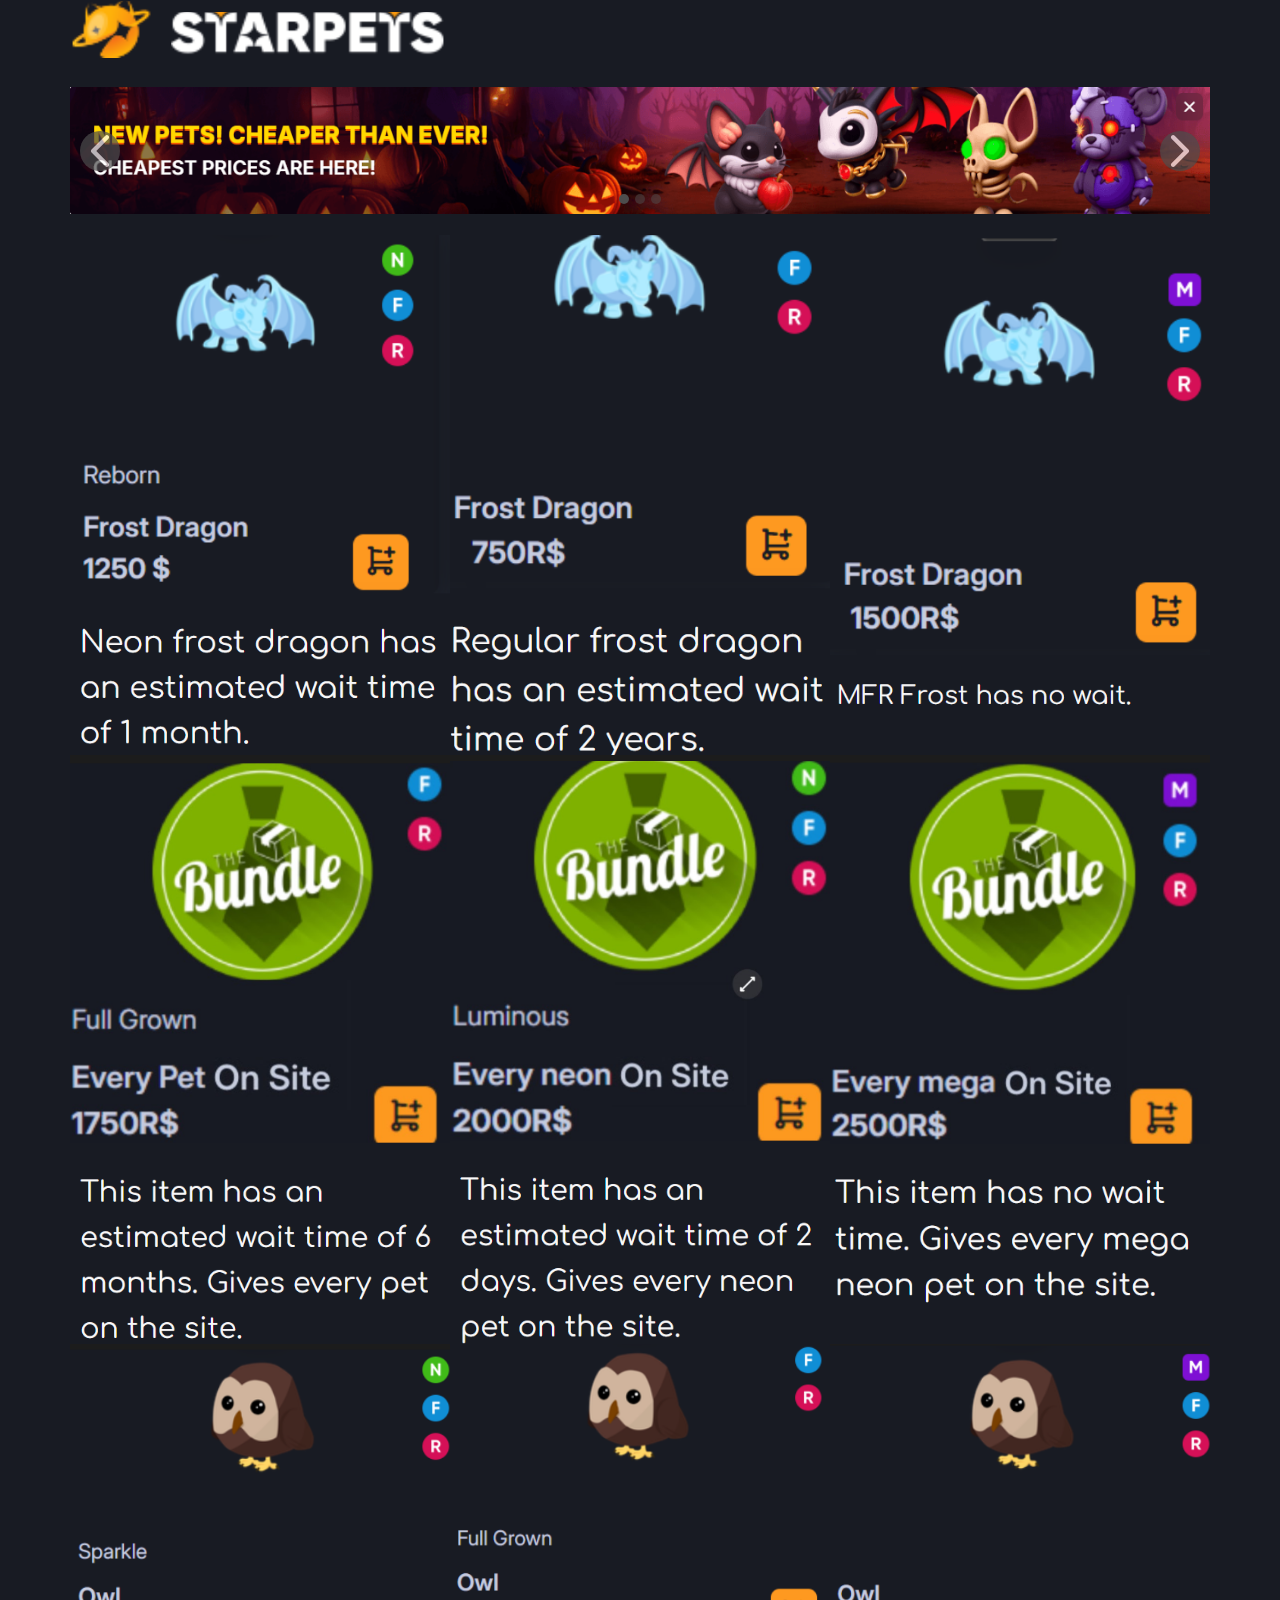
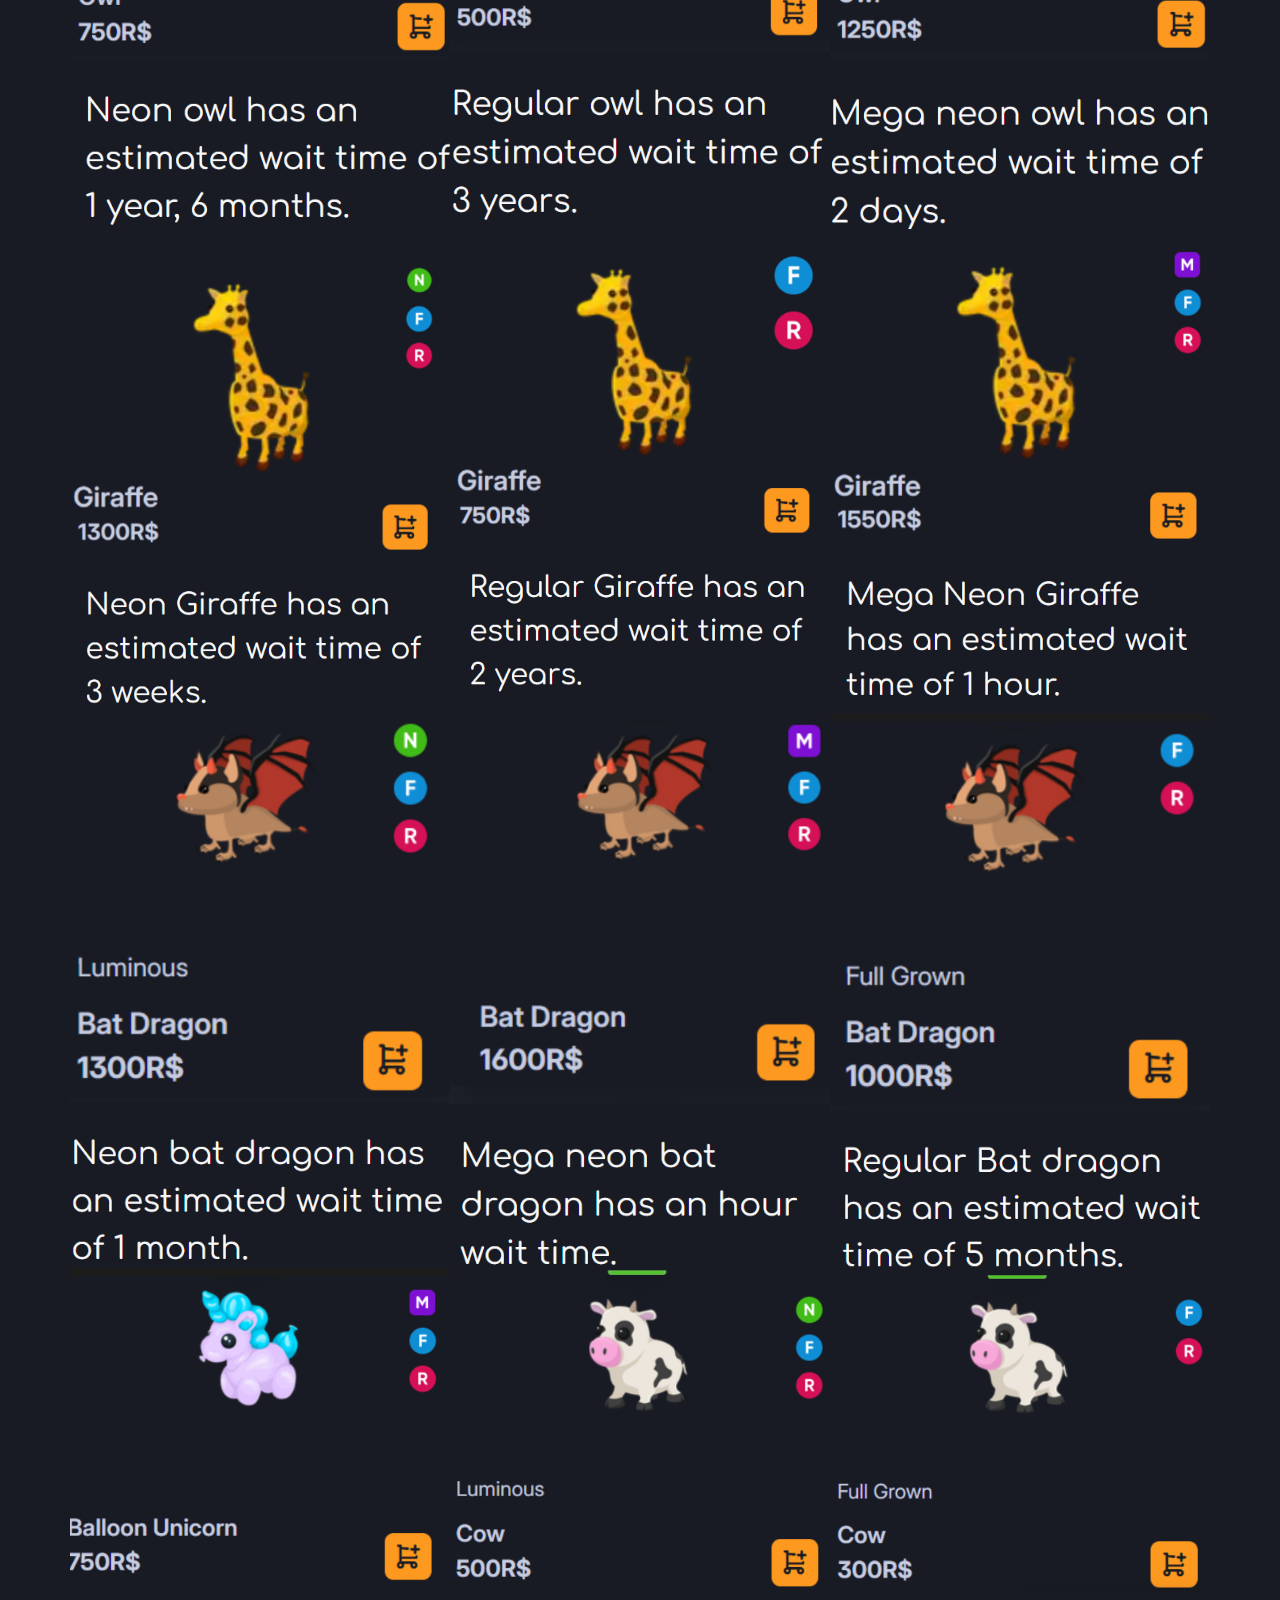
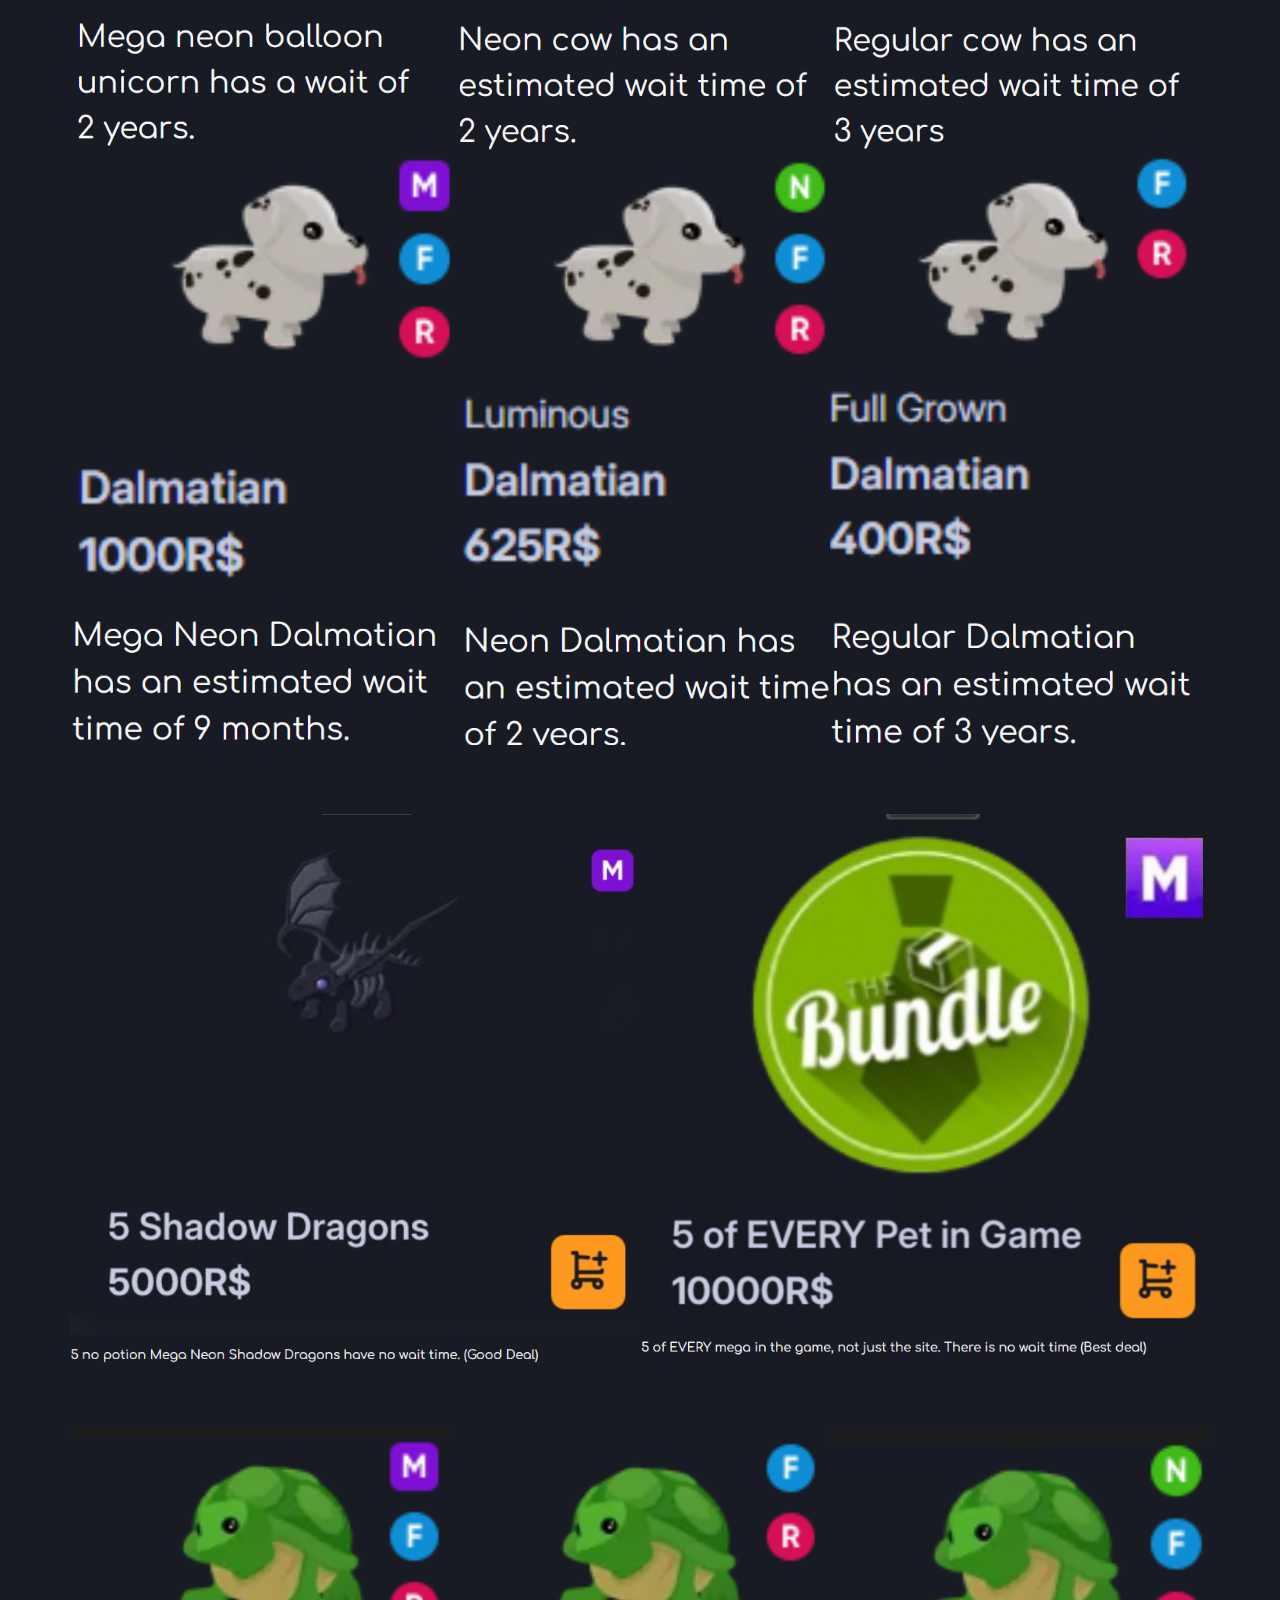
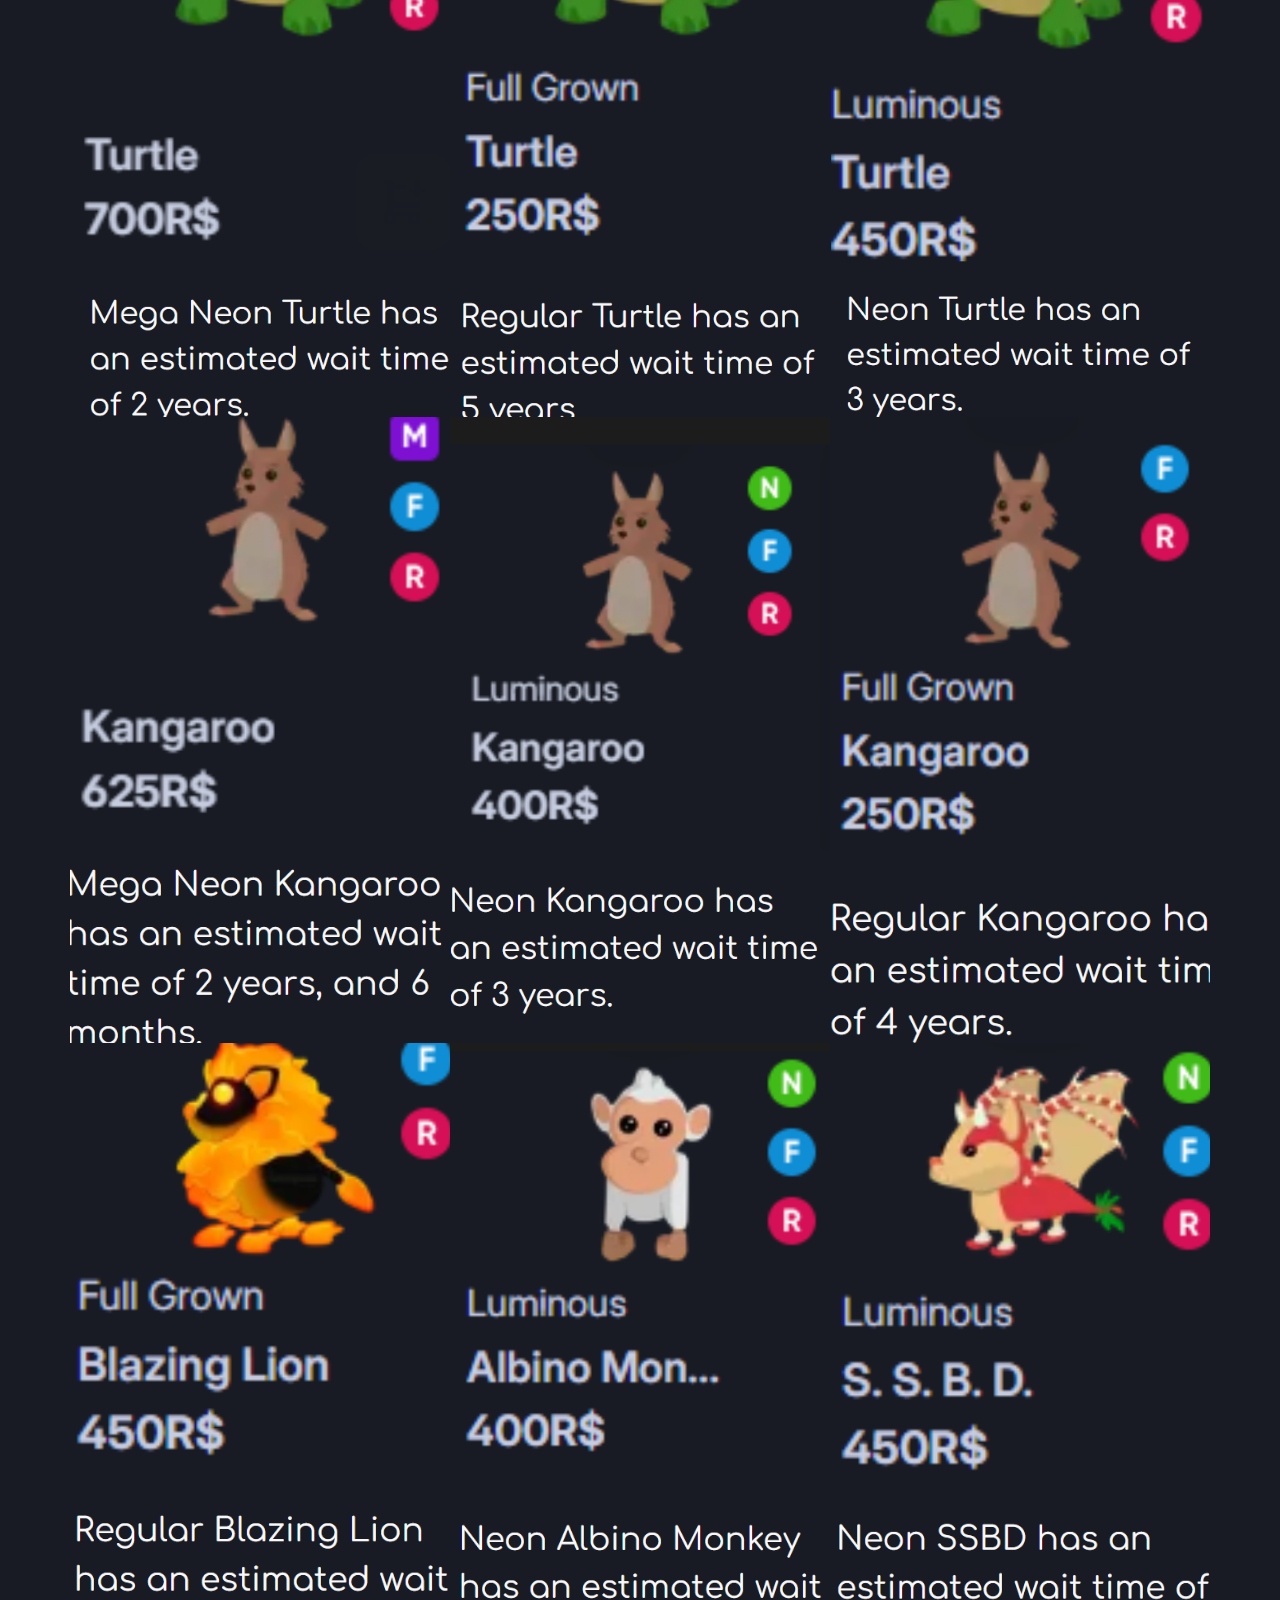
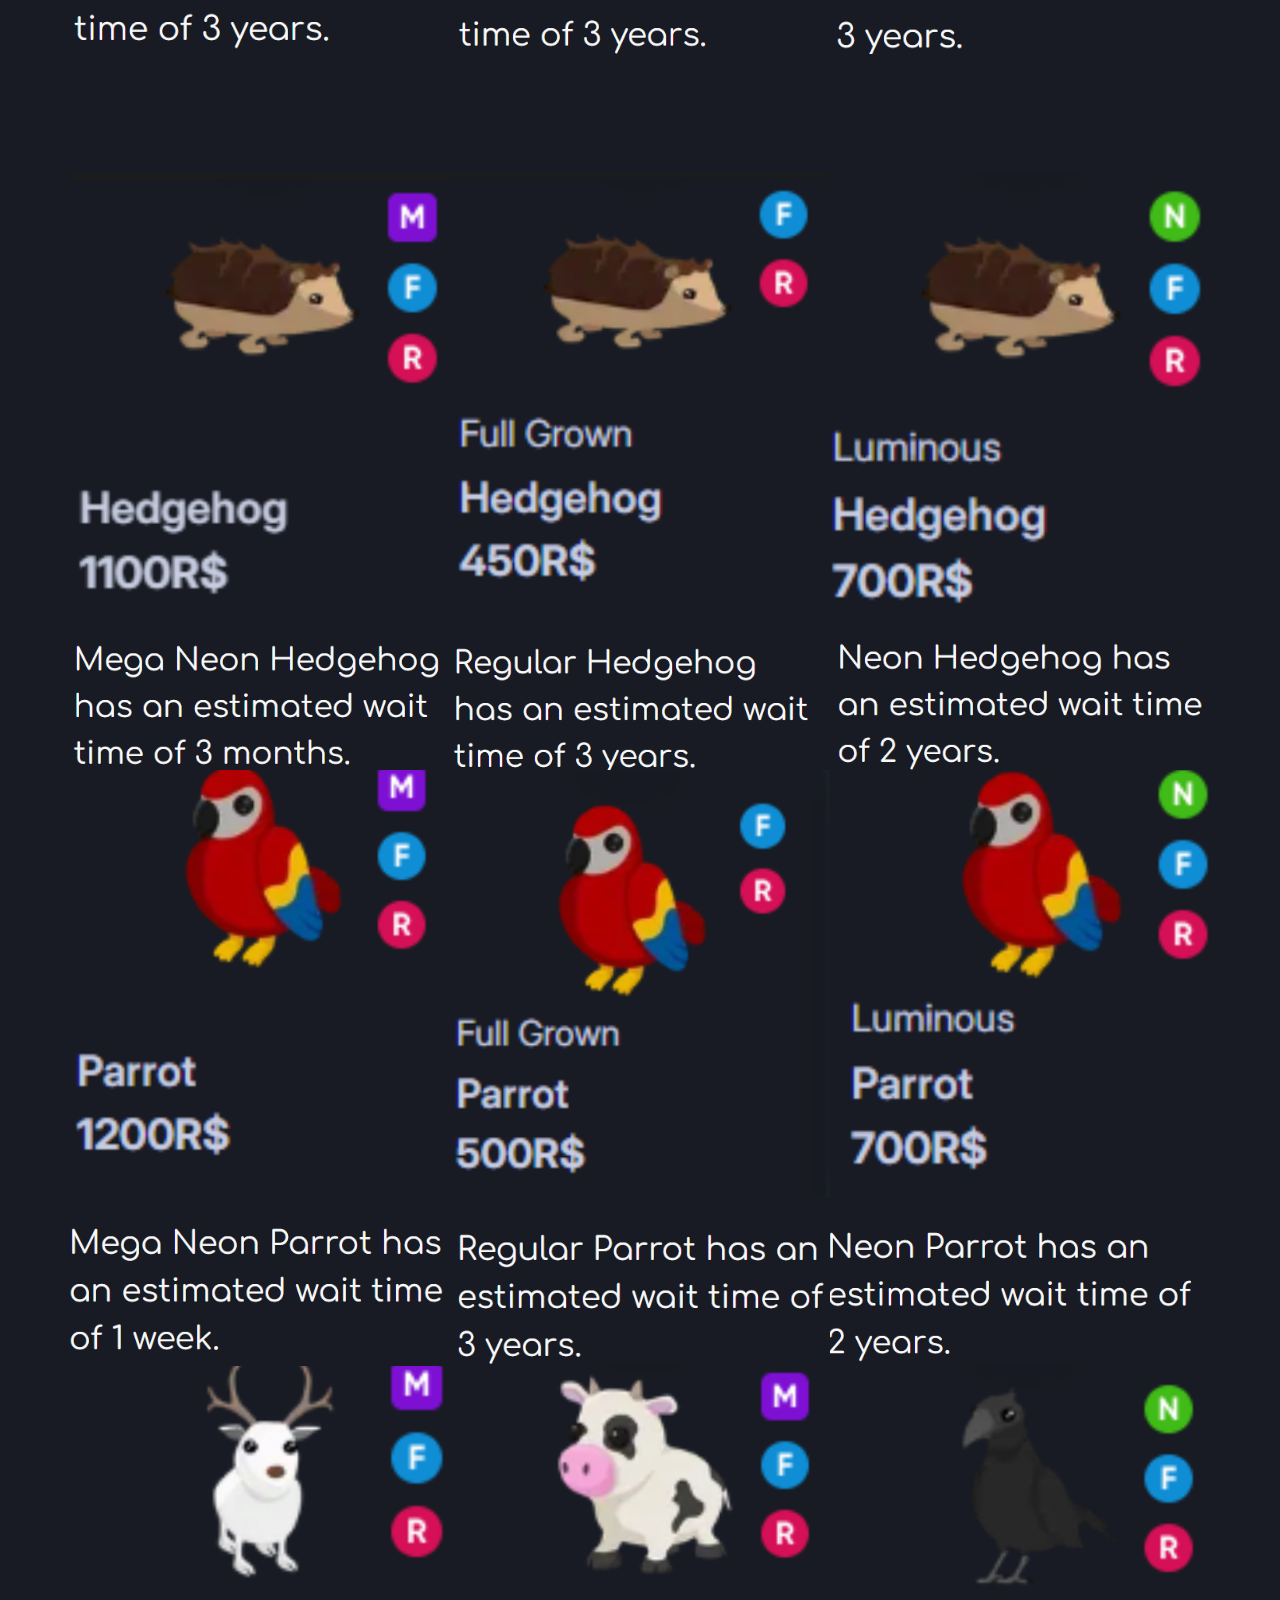
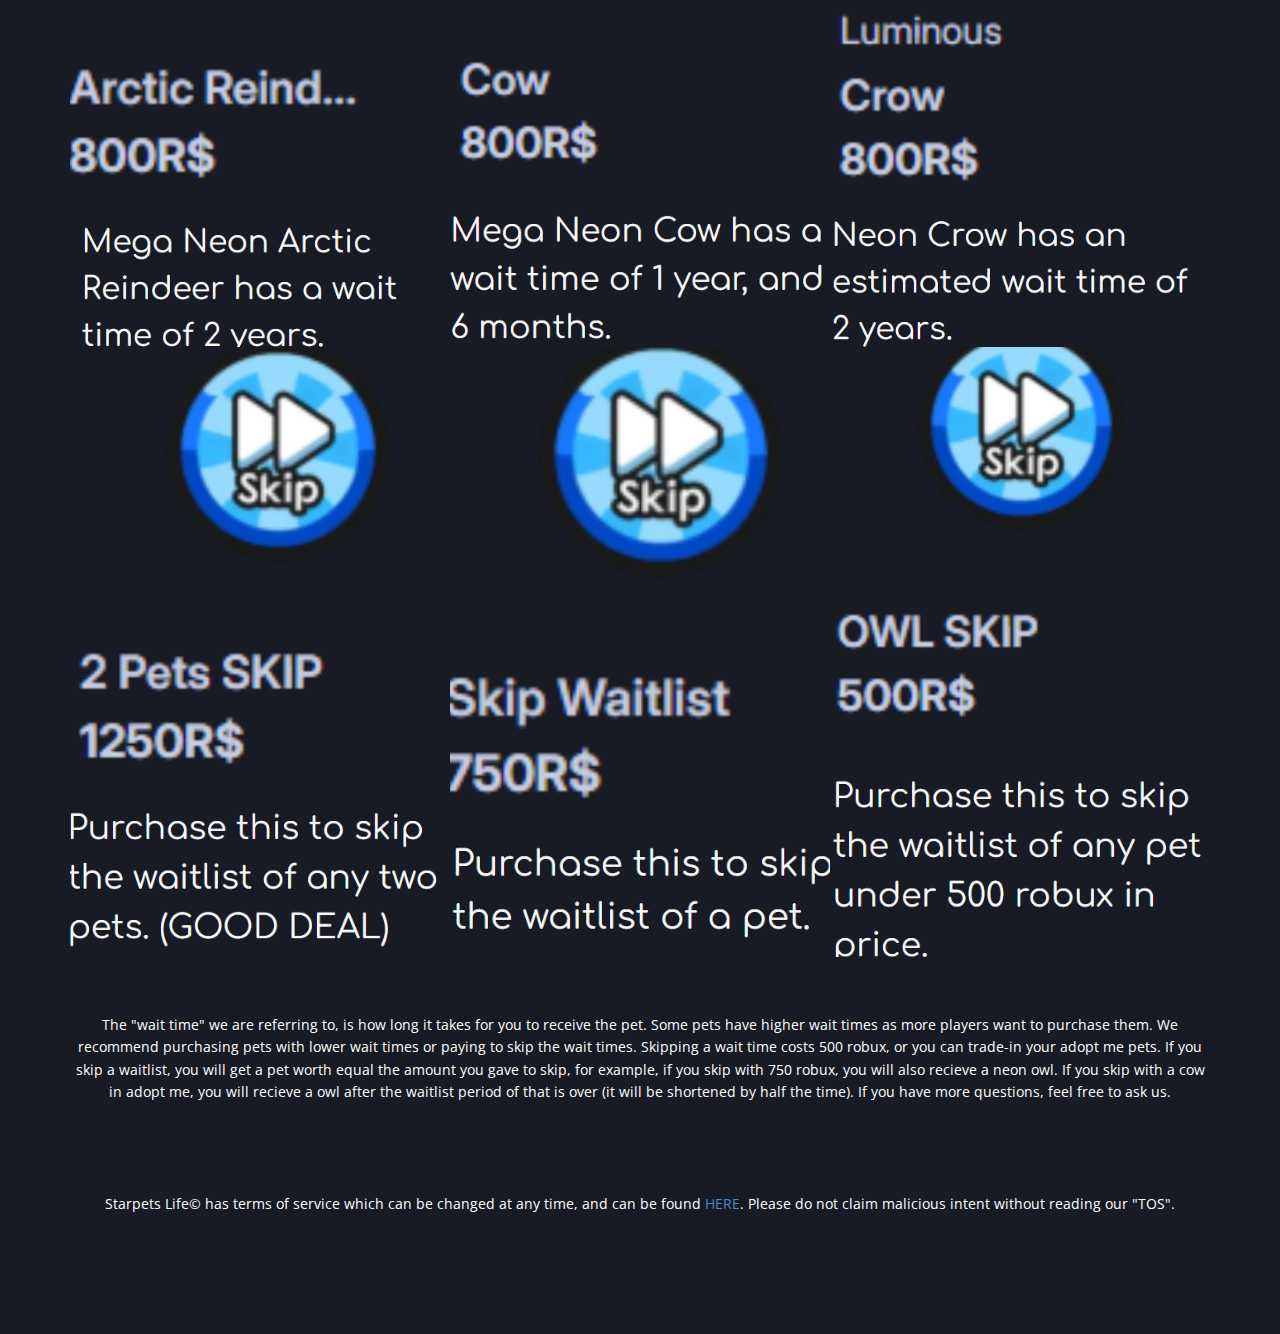
<file: index.html>
<!DOCTYPE html>
<html style="font-size: 16px;" lang="en"><head>
    <meta name="viewport" content="width=device-width, initial-scale=1.0">
    <meta charset="utf-8">
    <link rel="icon" type="image/png" href="https://i.ibb.co/S79G5z2w/favicon.png">
    <meta name="keywords" content="">
    <meta name="description" content="">
    <title>Home</title>
    <link rel="stylesheet" href="nicepage.css" media="screen">
<link rel="stylesheet" href="index.css" media="screen">
    <script class="u-script" type="text/javascript" src="jquery.js" defer=""></script>
    <script class="u-script" type="text/javascript" src="nicepage.js" defer=""></script>
    <meta name="generator" content="Nicepage 8.0.4, nicepage.com">
    
    
    
    
    
    
    
    
    <link id="u-page-google-font" rel="stylesheet" href="https://fonts.googleapis.com/css2?display=swap&family=Roboto:ital,wght@0,100;0,200;0,300;0,400;0,500;0,600;0,700;0,800;0,900;1,100;1,200;1,300;1,400;1,500;1,600;1,700;1,800;1,900&family=Open+Sans:ital,wght@0,300;0,400;0,500;0,600;0,700;0,800;1,300;1,400;1,500;1,600;1,700;1,800">
    <script type="application/ld+json">{
		"@context": "http://schema.org",
		"@type": "Organization",
		"name": "",
		"url": "/"
}</script>
    <meta name="theme-color" content="#478ac9">
    <meta property="og:title" content="Home">
    <meta property="og:type" content="website">
    <link rel="canonical" href="/">
  <meta data-intl-tel-input-cdn-path="intlTelInput/"></head>
  <body data-home-page="https://website6589178.nicepage.io/Home.html?version=358a5740-6002-fde7-c6cb-fca65eba5b35" data-home-page-title="Home" data-path-to-root="./" data-include-products="false" class="u-body u-clearfix u-xl-mode" data-lang="en"><header class="u-clearfix u-header u-header" id="header"><div class="u-clearfix u-sheet u-valign-middle-lg u-valign-middle-md u-valign-middle-sm u-sheet-1">
        <img class="u-align-left u-image u-image-default u-preserve-proportions u-image-1" src="images/image-1.png" alt="" data-image-width="219" data-image-height="167">
        <img class="u-image u-image-default u-image-2" src="images/image-2.png" alt="" data-image-width="775" data-image-height="127">
      </div></header>
    <section class="u-clearfix u-custom-color-1 u-section-1" id="block-6">
      <div class="u-clearfix u-sheet u-valign-middle u-sheet-1">
        <div class="u-carousel u-expanded-width u-gallery u-gallery-slider u-layout-carousel u-lightbox u-no-transition u-show-text-on-hover u-gallery-1" data-interval="5000" data-u-ride="carousel" id="carousel-a6a7">
          <ol class="u-absolute-hcenter u-carousel-indicators u-carousel-indicators-1">
            <li data-u-target="#carousel-a6a7" data-u-slide-to="0" class="u-active u-grey-70 u-shape-circle" style="width: 10px; height: 10px;"></li>
            <li data-u-target="#carousel-a6a7" data-u-slide-to="1" class="u-grey-70 u-shape-circle" style="width: 10px; height: 10px;"></li>
            <li data-u-target="#carousel-a6a7" data-u-slide-to="2" class="u-grey-70 u-shape-circle" style="width: 10px; height: 10px;"></li>
          </ol>
          <div class="u-carousel-inner u-gallery-inner" role="listbox">
            <div class="u-active u-carousel-item u-effect-fade u-gallery-item u-carousel-item-1">
              <div class="u-back-slide">
                <img class="u-back-image u-expanded" src="images/Screenshot2025-11-06180337.png">
              </div>
              <div class="u-align-center u-over-slide u-shading u-valign-bottom u-over-slide-1"></div>
              <style data-mode="XL" data-visited="true"></style>
              <style data-mode="LG"></style>
              <style data-mode="MD"></style>
              <style data-mode="SM"></style>
              <style data-mode="XS"></style>
            </div>
            <div class="u-carousel-item u-effect-fade u-gallery-item u-carousel-item-2">
              <div class="u-back-slide">
                <img class="u-back-image u-expanded" src="images/Screenshot2025-11-06180548.png">
              </div>
              <div class="u-align-center u-over-slide u-shading u-valign-bottom u-over-slide-2"></div>
              <style data-mode="XL" data-visited="true"></style>
              <style data-mode="LG"></style>
              <style data-mode="MD"></style>
              <style data-mode="SM"></style>
              <style data-mode="XS"></style>
            </div>
            <div class="u-carousel-item u-effect-fade u-gallery-item u-carousel-item-3" data-image-width="1762" data-image-height="188">
              <div class="u-back-slide">
                <img class="u-back-image u-expanded" src="images/image-38.png">
              </div>
              <div class="u-align-center u-over-slide u-shading u-valign-bottom u-over-slide-3"></div>
              <style data-mode="XL" data-visited="true"></style>
              <style data-mode="LG"></style>
              <style data-mode="MD"></style>
              <style data-mode="SM"></style>
              <style data-mode="XS"></style>
            </div>
          </div>
          <a class="u-absolute-vcenter u-carousel-control u-carousel-control-prev u-grey-70 u-icon-circle u-opacity u-opacity-70 u-spacing-10 u-text-white u-carousel-control-1" href="#carousel-a6a7" role="button" data-u-slide="prev"><span aria-hidden="true">
              <svg viewBox="0 0 451.847 451.847"><path d="M97.141,225.92c0-8.095,3.091-16.192,9.259-22.366L300.689,9.27c12.359-12.359,32.397-12.359,44.751,0
c12.354,12.354,12.354,32.388,0,44.748L173.525,225.92l171.903,171.909c12.354,12.354,12.354,32.391,0,44.744
c-12.354,12.365-32.386,12.365-44.745,0l-194.29-194.281C100.226,242.115,97.141,234.018,97.141,225.92z"></path></svg></span><span class="sr-only">
              <svg viewBox="0 0 451.847 451.847"><path d="M97.141,225.92c0-8.095,3.091-16.192,9.259-22.366L300.689,9.27c12.359-12.359,32.397-12.359,44.751,0
c12.354,12.354,12.354,32.388,0,44.748L173.525,225.92l171.903,171.909c12.354,12.354,12.354,32.391,0,44.744
c-12.354,12.365-32.386,12.365-44.745,0l-194.29-194.281C100.226,242.115,97.141,234.018,97.141,225.92z"></path></svg></span>
          </a>
          <a class="u-absolute-vcenter u-carousel-control u-carousel-control-next u-grey-70 u-icon-circle u-opacity u-opacity-70 u-spacing-10 u-text-white u-carousel-control-2" href="#carousel-a6a7" role="button" data-u-slide="next"><span aria-hidden="true">
              <svg viewBox="0 0 451.846 451.847"><path d="M345.441,248.292L151.154,442.573c-12.359,12.365-32.397,12.365-44.75,0c-12.354-12.354-12.354-32.391,0-44.744
L278.318,225.92L106.409,54.017c-12.354-12.359-12.354-32.394,0-44.748c12.354-12.359,32.391-12.359,44.75,0l194.287,194.284
c6.177,6.18,9.262,14.271,9.262,22.366C354.708,234.018,351.617,242.115,345.441,248.292z"></path></svg></span><span class="sr-only">
              <svg viewBox="0 0 451.846 451.847"><path d="M345.441,248.292L151.154,442.573c-12.359,12.365-32.397,12.365-44.75,0c-12.354-12.354-12.354-32.391,0-44.744
L278.318,225.92L106.409,54.017c-12.354-12.359-12.354-32.394,0-44.748c12.354-12.359,32.391-12.359,44.75,0l194.287,194.284
c6.177,6.18,9.262,14.271,9.262,22.366C354.708,234.018,351.617,242.115,345.441,248.292z"></path></svg></span>
          </a>
        </div>
      </div>
    </section>
    <section class="u-clearfix u-color-var u-section-2" id="block-1">
      <div class="u-clearfix u-sheet u-valign-middle u-sheet-1">
        <div class="data-layout-selected u-clearfix u-expanded-width u-layout-wrap u-layout-wrap-1">
          <div class="u-layout">
            <div class="u-layout-col">
              <div class="u-size-20">
                <div class="u-layout-row">
                  <div class="u-container-align-center u-container-style u-image u-layout-cell u-size-20 u-image-1" data-image-width="502" data-image-height="694" data-href="https://www.roblox.com/game-pass/1198306347/NEON-FROST-DRAGON">
                    <div class="u-container-layout u-container-layout-1"></div>
                  </div>
                  <div class="u-container-align-center u-container-style u-image u-layout-cell u-size-20 u-image-2" data-image-width="464" data-image-height="670" data-href="https://www.roblox.com/game-pass/1181228680/FROST-DRAGON">
                    <div class="u-container-layout u-valign-bottom-lg u-valign-bottom-md u-valign-bottom-sm u-valign-bottom-xs u-valign-top-xl u-container-layout-2"></div>
                  </div>
                  <div class="u-container-align-center u-container-style u-image u-layout-cell u-size-20 u-image-3" data-image-width="479" data-image-height="673" data-href="https://www.roblox.com/game-pass/1181666627/MEGA-FROST-DRAGON">
                    <div class="u-container-layout u-valign-bottom-lg u-valign-bottom-md u-valign-bottom-sm u-valign-bottom-xs u-container-layout-3"></div>
                  </div>
                </div>
              </div>
              <div class="u-size-20">
                <div class="u-layout-row">
                  <div class="u-container-style u-image u-layout-cell u-size-20 u-image-4" data-image-width="508" data-image-height="778" data-href="https://www.roblox.com/game-pass/1181588564/Every-regular-pet-on-the-site">
                    <div class="u-container-layout u-container-layout-4"></div>
                  </div>
                  <div class="u-container-align-center u-container-style u-image u-layout-cell u-size-20 u-image-5" data-image-width="538" data-image-height="776" data-href="https://www.roblox.com/game-pass/1181840621/Every-Neon-Pet-on-the-site">
                    <div class="u-container-layout u-container-layout-5"></div>
                  </div>
                  <div class="u-container-align-center u-container-style u-image u-layout-cell u-size-20 u-image-6" data-image-width="503" data-image-height="773" data-href="https://www.roblox.com/game-pass/1181822632/Every-Mega-Pet-on-the-site">
                    <div class="u-container-layout u-container-layout-6"></div>
                  </div>
                </div>
              </div>
              <div class="u-size-20">
                <div class="u-layout-row">
                  <div class="u-container-align-center u-container-style u-image u-layout-cell u-size-20 u-image-7" data-image-width="495" data-image-height="608" data-href="https://www.roblox.com/game-pass/1181870716/NEON-OWL">
                    <div class="u-container-layout u-container-layout-7"></div>
                  </div>
                  <div class="u-container-align-center u-container-style u-image u-layout-cell u-size-20 u-image-8" data-image-width="491" data-image-height="599" data-href="https://www.roblox.com/game-pass/1187092508/OWL">
                    <div class="u-container-layout u-container-layout-8"></div>
                  </div>
                  <div class="u-container-align-center u-container-style u-image u-layout-cell u-size-20 u-image-9" data-image-width="501" data-image-height="595" data-href="https://www.roblox.com/game-pass/1181438613/MEGA-OWL">
                    <div class="u-container-layout u-container-layout-9"></div>
                  </div>
                </div>
              </div>
            </div>
          </div>
        </div>
      </div>
    </section>
    <section class="u-clearfix u-custom-color-1 u-section-3" id="block-2">
      <div class="u-clearfix u-sheet u-valign-top-lg u-valign-top-md u-valign-top-sm u-valign-top-xs u-sheet-1">
        <div class="data-layout-selected u-clearfix u-expanded-width u-layout-wrap u-layout-wrap-1">
          <div class="u-layout">
            <div class="u-layout-row">
              <div class="u-container-align-center u-container-style u-image u-layout-cell u-size-20 u-image-1" data-image-width="518" data-image-height="663" data-href="https://www.roblox.com/game-pass/1575402057/Neon-Giraffe">
                <div class="u-container-layout u-container-layout-1"></div>
              </div>
              <div class="u-container-align-center u-container-style u-image u-layout-cell u-size-20 u-image-2" data-image-width="524" data-image-height="632" data-href="https://www.roblox.com/game-pass/1571695252/Giraffe">
                <div class="u-container-layout u-container-layout-2"></div>
              </div>
              <div class="u-container-align-center u-container-style u-image u-layout-cell u-size-20 u-image-3" data-image-width="513" data-image-height="613" data-href="https://www.roblox.com/game-pass/1572235172/Mega-Neon-Giraffe">
                <div class="u-container-layout u-container-layout-3"></div>
              </div>
            </div>
          </div>
        </div>
        <div class="data-layout-selected u-clearfix u-expanded-width u-layout-wrap u-layout-wrap-2">
          <div class="u-layout">
            <div class="u-layout-col">
              <div class="u-size-20">
                <div class="u-layout-row">
                  <div class="u-container-align-center u-container-style u-image u-layout-cell u-size-20 u-image-4" data-image-width="490" data-image-height="699" data-href="https://www.roblox.com/game-pass/1180316652/NEON-BAT-DRAGON">
                    <div class="u-container-layout u-container-layout-4"></div>
                  </div>
                  <div class="u-container-align-center u-container-style u-image u-layout-cell u-size-20 u-image-5" data-image-width="471" data-image-height="688" data-href="https://www.roblox.com/game-pass/1201932797/MEGA-BAT-DRAGON">
                    <div class="u-container-layout u-container-layout-5"></div>
                  </div>
                  <div class="u-container-align-center u-container-style u-image u-layout-cell u-size-20 u-image-6" data-image-width="483" data-image-height="703" data-href="https://www.roblox.com/game-pass/1180130606/BAT-DRAGON">
                    <div class="u-container-layout u-valign-top u-container-layout-6"></div>
                  </div>
                </div>
              </div>
              <div class="u-size-20">
                <div class="u-layout-row">
                  <div class="u-container-align-center u-container-style u-image u-layout-cell u-size-20 u-image-7" data-image-width="516" data-image-height="638" data-href="https://www.roblox.com/game-pass/1180910717/MEGA-BALLOON-UNICORN">
                    <div class="u-container-layout u-container-layout-7"></div>
                  </div>
                  <div class="u-container-align-center u-container-style u-image u-layout-cell u-size-20 u-image-8" data-image-width="498" data-image-height="649" data-href="https://www.roblox.com/game-pass/1180202739/NEON-COW">
                    <div class="u-container-layout u-container-layout-8"></div>
                  </div>
                  <div class="u-container-align-center u-container-style u-image u-layout-cell u-size-20 u-image-9" data-image-width="505" data-image-height="642" data-href="https://www.roblox.com/game-pass/1181630601/COW">
                    <div class="u-container-layout u-container-layout-9"></div>
                  </div>
                </div>
              </div>
              <div class="u-size-20">
                <div class="u-layout-row">
                  <div class="u-container-align-center u-container-style u-image u-layout-cell u-size-20 u-image-10" data-image-width="487" data-image-height="762" data-href="https://www.roblox.com/game-pass/1572807904/Mega-Neon-Dalmatian">
                    <div class="u-container-layout u-container-layout-10"></div>
                  </div>
                  <div class="u-container-align-center u-container-style u-image u-layout-cell u-size-20 u-image-11" data-image-width="488" data-image-height="774" data-href="https://www.roblox.com/game-pass/1575174265/Neon-Dalmatian">
                    <div class="u-container-layout u-container-layout-11"></div>
                  </div>
                  <div class="u-container-align-center u-container-style u-image u-layout-cell u-size-20 u-image-12" data-image-width="504" data-image-height="752" data-href="https://www.roblox.com/game-pass/1571791215/Dalmatian">
                    <div class="u-container-layout u-container-layout-12"></div>
                  </div>
                </div>
              </div>
            </div>
          </div>
        </div>
      </div>
    </section>
    <section class="u-clearfix u-custom-color-1 u-section-4" id="block-3">
      <div class="u-clearfix u-sheet u-sheet-1">
        <div class="data-layout-selected u-clearfix u-expanded-width u-layout-wrap u-layout-wrap-1">
          <div class="u-layout">
            <div class="u-layout-row">
              <div class="u-container-align-center u-container-style u-image u-layout-cell u-size-30 u-image-1" data-image-width="725" data-image-height="743" data-href="https://www.roblox.com/game-pass/1274391271/5-NO-POTION-MEGA-SHADOW-DRAGONS">
                <div class="u-container-layout u-container-layout-1"></div>
              </div>
              <div class="u-container-align-center u-container-style u-image u-layout-cell u-size-30 u-image-2" data-image-width="752" data-image-height="708" data-href="https://www.roblox.com/game-pass/1283745973/SALE-5-of-EVERY-Mega-Neon-in-game">
                <div class="u-container-layout u-container-layout-2"></div>
              </div>
            </div>
          </div>
        </div>
      </div>
    </section>
    <section class="u-clearfix u-custom-color-1 u-section-5" id="block-4">
      <div class="u-clearfix u-sheet u-valign-middle u-sheet-1">
        <div class="data-layout-selected u-clearfix u-expanded-width u-layout-wrap u-layout-wrap-1">
          <div class="u-layout">
            <div class="u-layout-col">
              <div class="u-size-20">
                <div class="u-layout-row">
                  <div class="u-container-style u-image u-layout-cell u-size-20 u-image-1" data-image-width="512" data-image-height="768" data-href="https://www.roblox.com/game-pass/1575558125/Mega-Neon-Turtle">
                    <div class="u-container-layout u-container-layout-1"></div>
                  </div>
                  <div class="u-container-align-center u-container-style u-image u-layout-cell u-size-20 u-image-2" data-image-width="491" data-image-height="762" data-href="https://www.roblox.com/game-pass/1575983781/Turtle">
                    <div class="u-container-layout u-container-layout-2"></div>
                  </div>
                  <div class="u-container-align-center u-container-style u-image u-layout-cell u-size-20 u-image-3" data-image-width="540" data-image-height="782" data-href="https://www.roblox.com/game-pass/1576155426/Neon-Turtle">
                    <div class="u-container-layout u-container-layout-3"></div>
                  </div>
                </div>
              </div>
              <div class="u-size-20">
                <div class="u-layout-row">
                  <div class="u-container-align-center u-container-style u-image u-layout-cell u-size-20 u-image-4" data-image-width="460" data-image-height="763" data-href="https://www.roblox.com/game-pass/1576414832/Mega-Neon-Kangaroo">
                    <div class="u-container-layout u-container-layout-4"></div>
                  </div>
                  <div class="u-container-align-center u-container-style u-image u-layout-cell u-size-20 u-image-5" data-image-width="515" data-image-height="797" data-href="https://www.roblox.com/game-pass/1575634117/Neon-Kangaroo">
                    <div class="u-container-layout u-container-layout-5"></div>
                  </div>
                  <div class="u-container-align-center u-container-style u-image u-layout-cell u-size-20 u-image-6" data-image-width="496" data-image-height="724" data-href="https://www.roblox.com/game-pass/1575684216/Kangaroo">
                    <div class="u-container-layout u-container-layout-6"></div>
                  </div>
                </div>
              </div>
              <div class="u-size-20">
                <div class="u-layout-row">
                  <div class="u-container-align-center u-container-style u-image u-layout-cell u-size-20 u-image-7" data-image-width="478" data-image-height="743" data-href="https://www.roblox.com/game-pass/1575588216/Blazing-Lion">
                    <div class="u-container-layout u-container-layout-7"></div>
                  </div>
                  <div class="u-container-align-center u-container-style u-image u-layout-cell u-size-20 u-image-8" data-image-width="477" data-image-height="776" data-href="https://www.roblox.com/game-pass/1576053565/Neon-Albino-Monkey">
                    <div class="u-container-layout u-container-layout-8"></div>
                  </div>
                  <div class="u-container-align-center u-container-style u-image u-layout-cell u-size-20 u-image-9" data-image-width="498" data-image-height="750" data-href="https://www.roblox.com/game-pass/1576007559/Neon-Strawberry-Shortcake-Bat-Dragon">
                    <div class="u-container-layout u-container-layout-9"></div>
                  </div>
                </div>
              </div>
            </div>
          </div>
        </div>
      </div>
    </section>
    <section class="u-clearfix u-custom-color-1 u-section-6" id="block-5">
      <div class="u-clearfix u-sheet u-valign-middle-lg u-valign-middle-md u-valign-middle-sm u-sheet-1">
        <div class="data-layout-selected u-clearfix u-expanded-width u-layout-wrap u-layout-wrap-1">
          <div class="u-layout">
            <div class="u-layout-col">
              <div class="u-size-20">
                <div class="u-layout-row">
                  <div class="u-container-style u-image u-layout-cell u-size-20 u-image-1" data-image-width="497" data-image-height="766" data-href="https://www.roblox.com/game-pass/1576716310/Mega-Neon-Hedgehog">
                    <div class="u-container-layout u-container-layout-1"></div>
                  </div>
                  <div class="u-container-align-center u-container-style u-image u-layout-cell u-size-20 u-image-2" data-image-width="494" data-image-height="765" data-href="https://www.roblox.com/game-pass/1575955645/Hedgehog">
                    <div class="u-container-layout u-container-layout-2"></div>
                  </div>
                  <div class="u-container-align-center u-container-style u-image u-layout-cell u-size-20 u-image-3" data-image-width="489" data-image-height="768" data-href="https://www.roblox.com/game-pass/1575807866/Neon-Hedgehog">
                    <div class="u-container-layout u-container-layout-3"></div>
                  </div>
                </div>
              </div>
              <div class="u-size-20">
                <div class="u-layout-row">
                  <div class="u-container-align-center u-container-style u-image u-layout-cell u-size-20 u-image-4" data-image-width="510" data-image-height="749" data-href="https://www.roblox.com/game-pass/1572767925/Mega-Parrot">
                    <div class="u-container-layout u-container-layout-4"></div>
                  </div>
                  <div class="u-container-align-center u-container-style u-image u-layout-cell u-size-20 u-image-5" data-image-width="475" data-image-height="766" data-href="https://www.roblox.com/game-pass/1572959788/Parrot">
                    <div class="u-container-layout u-container-layout-5"></div>
                  </div>
                  <div class="u-container-align-center u-container-style u-image u-layout-cell u-size-20 u-image-6" data-image-width="478" data-image-height="749" data-href="https://www.roblox.com/game-pass/1573251850/Neon-Parrot">
                    <div class="u-container-layout u-container-layout-6"></div>
                  </div>
                </div>
              </div>
              <div class="u-size-20">
                <div class="u-layout-row">
                  <div class="u-container-align-center u-container-style u-image u-layout-cell u-size-20 u-image-7" data-image-width="487" data-image-height="754" data-href="https://www.roblox.com/game-pass/1573833628/Mega-Arctic-Reindeer">
                    <div class="u-container-layout u-container-layout-7"></div>
                  </div>
                  <div class="u-container-align-center u-container-style u-image u-layout-cell u-size-20 u-image-8" data-image-width="493" data-image-height="722" data-href="https://www.roblox.com/game-pass/1571617229/MEGA-COW">
                    <div class="u-container-layout u-container-layout-8"></div>
                  </div>
                  <div class="u-container-align-center u-container-style u-image u-layout-cell u-size-20 u-image-9" data-image-width="493" data-image-height="747" data-href="https://www.roblox.com/game-pass/1572737834/Neon-Crow">
                    <div class="u-container-layout u-container-layout-9"></div>
                  </div>
                </div>
              </div>
            </div>
          </div>
        </div>
        <div class="data-layout-selected u-clearfix u-expanded-width u-layout-wrap u-layout-wrap-2">
          <div class="u-layout">
            <div class="u-layout-row">
              <div class="u-container-align-center u-container-style u-image u-layout-cell u-size-20 u-image-10" data-image-width="460" data-image-height="759" data-href="google.com/url?q=https%3A%2F%2Fwww.roblox.com%2Fgame-pass%2F1572181161%2FSKIP-2-PETS-WAITLISTS&sa=D&sntz=1&usg=AOvVaw1e0Wmmjdj3dEcLCyl5HT_P">
                <div class="u-container-layout u-container-layout-10"></div>
              </div>
              <div class="u-container-align-center u-container-style u-image u-layout-cell u-size-20 u-image-11" data-image-width="454" data-image-height="690" data-href="https://www.roblox.com/game-pass/1572875937/SKIP-WAITLIST">
                <div class="u-container-layout u-container-layout-11"></div>
              </div>
              <div class="u-container-align-center u-container-style u-image u-layout-cell u-size-20 u-image-12" data-image-width="459" data-image-height="757" data-href="https://www.roblox.com/game-pass/1571695227/SKIP-OWL-COW">
                <div class="u-container-layout u-container-layout-12"></div>
              </div>
            </div>
          </div>
        </div>
      </div>
    </section>
    
    
    
    <footer class="u-align-center u-clearfix u-container-align-center u-custom-color-1 u-footer u-footer" id="footer"><div class="u-clearfix u-sheet u-sheet-1">
        <p class="u-small-text u-text u-text-variant u-text-white u-text-1"> The "wait time" we are referring to, is how long it takes for you to receive the pet. Some pets have higher wait times as more players want to purchase them. We recommend purchasing pets with lower wait times or paying to skip the wait times. Skipping a wait time costs 500 robux, or you can trade-in your adopt me pets. If you skip a waitlist, you will get a pet worth equal the amount you gave to skip, for example, if you skip with 750 robux, you will also recieve a neon owl. If you skip with a cow in adopt me, you will recieve a owl after the waitlist period of that is over (it will be shortened by half the time).&nbsp;If you have more questions, feel free to ask us.<br>
          <br>
          <br>
          <br>
          <br>Starpets Life©&nbsp;has terms of service which can be changed at any time, and can be found <a href="./" data-page-id="236813427" class="u-active-none u-border-none u-btn u-button-link u-button-style u-hover-none u-none u-text-palette-1-base u-btn-1" title="TOS">HERE</a>. Please do not claim malicious intent without reading our "TOS".
        </p>
      </div></footer>
  
</body></html>
</file>
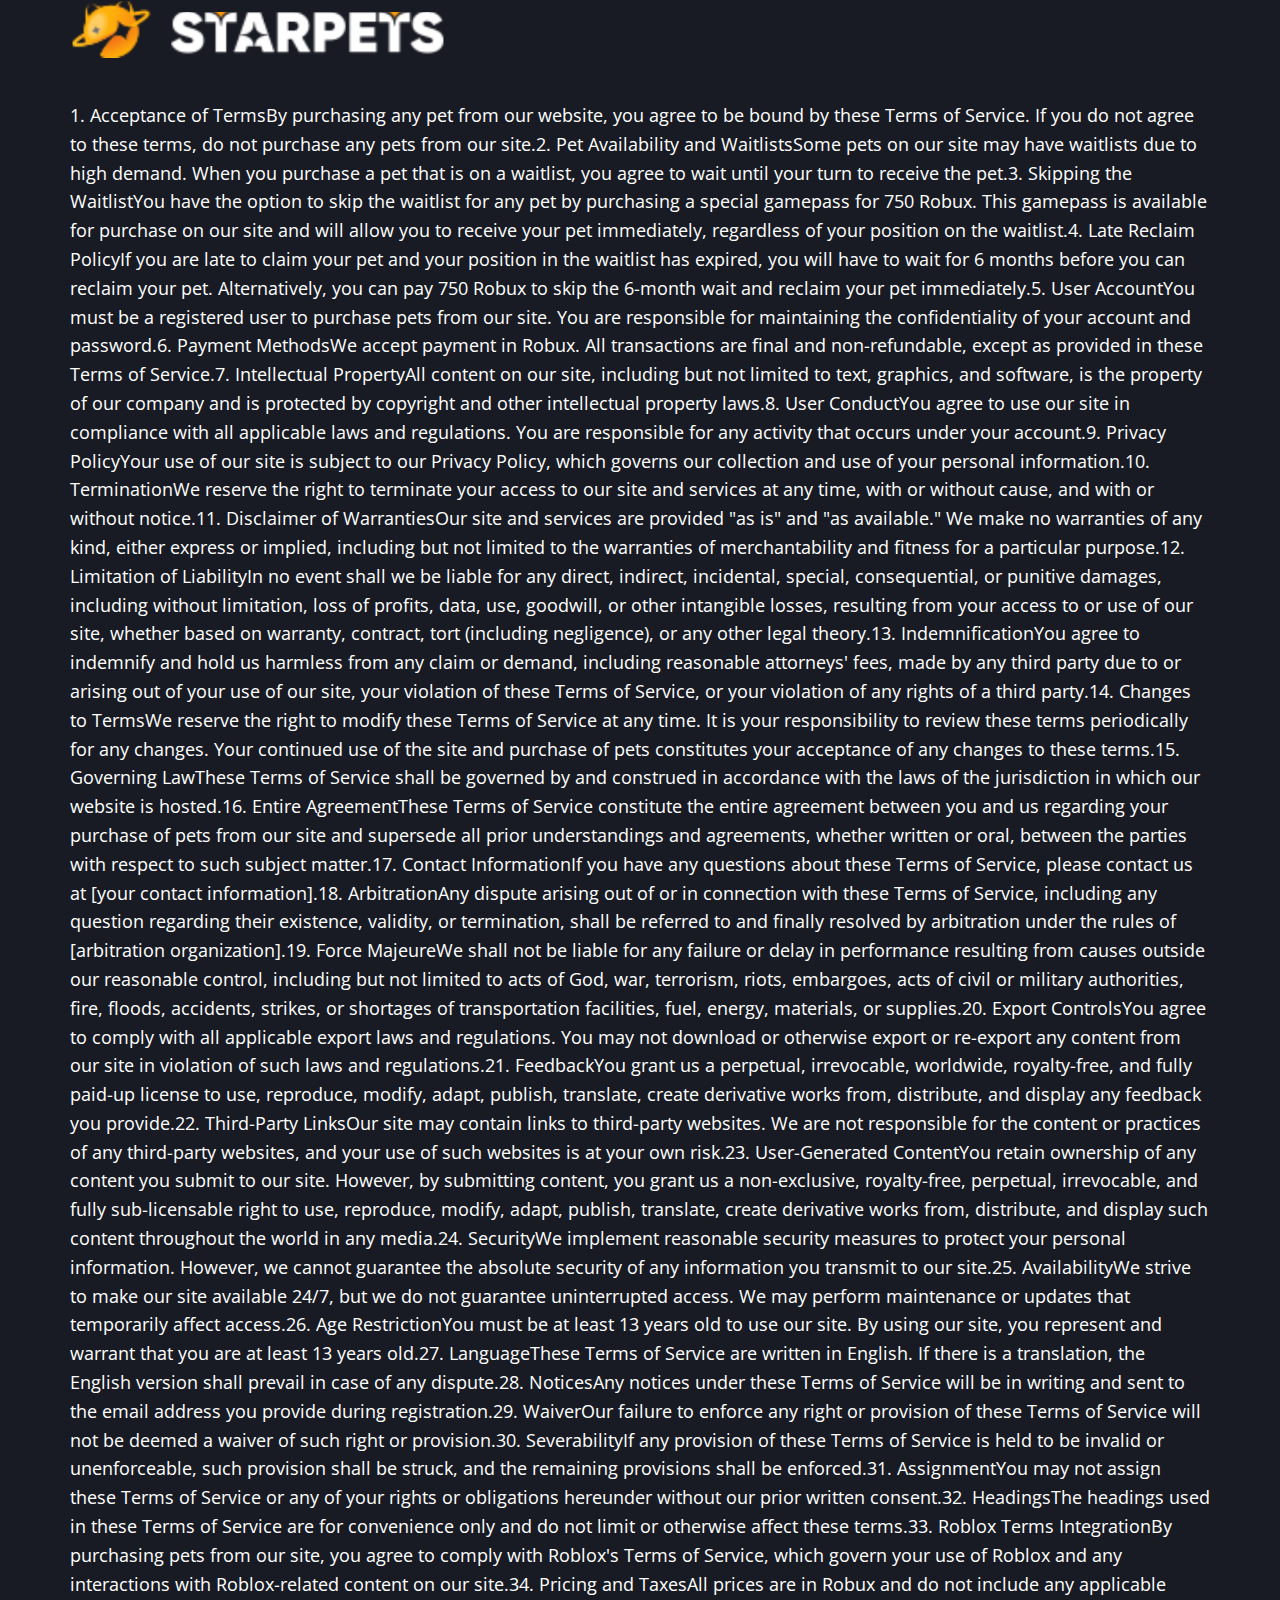
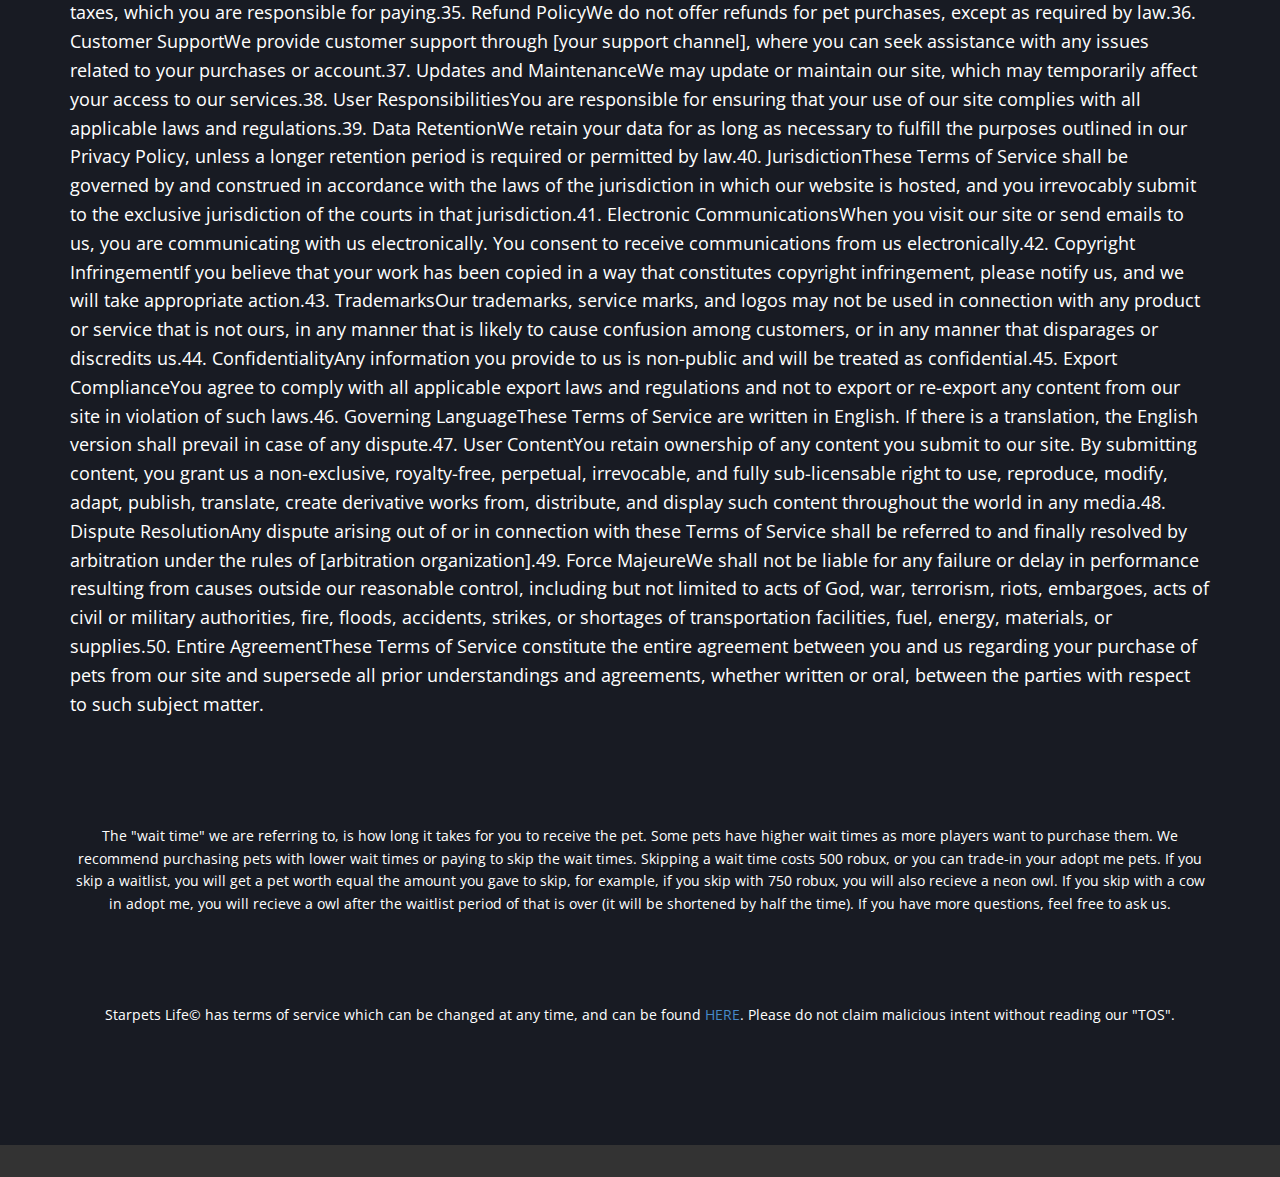
<file: TOS.html>
<!DOCTYPE html>
<html style="font-size: 16px;" lang="en"><head>
    <meta name="viewport" content="width=device-width, initial-scale=1.0">
    <meta charset="utf-8">
    <meta name="keywords" content="">
    <meta name="description" content="">
    <title>TOS</title>
    <link rel="stylesheet" href="nicepage.css" media="screen">
<link rel="stylesheet" href="TOS.css" media="screen">
    <script class="u-script" type="text/javascript" src="jquery.js" defer=""></script>
    <script class="u-script" type="text/javascript" src="nicepage.js" defer=""></script>
    <meta name="generator" content="Nicepage 8.0.4, nicepage.com">
    
    
    
    <link id="u-page-google-font" rel="stylesheet" href="https://fonts.googleapis.com/css2?display=swap&amp;family=Roboto:ital,wght@0,100;0,200;0,300;0,400;0,500;0,600;0,700;0,800;0,900;1,100;1,200;1,300;1,400;1,500;1,600;1,700;1,800;1,900&amp;family=Open+Sans:ital,wght@0,300;0,400;0,500;0,600;0,700;0,800;1,300;1,400;1,500;1,600;1,700;1,800">
    <script type="application/ld+json">{
		"@context": "http://schema.org",
		"@type": "Organization",
		"name": ""
}</script>
    <meta name="theme-color" content="#478ac9">
    <meta property="og:title" content="TOS">
    <meta property="og:type" content="website">
  <meta data-intl-tel-input-cdn-path="intlTelInput/"></head>
  <body data-path-to-root="./" data-include-products="false" class="u-body u-clearfix u-xl-mode" data-lang="en"><header class="u-clearfix u-header u-header" id="header"><div class="u-clearfix u-sheet u-valign-middle-lg u-valign-middle-md u-valign-middle-sm u-sheet-1">
        <img class="u-align-left u-image u-image-default u-preserve-proportions u-image-1" src="images/image-1.png" alt="" data-image-width="219" data-image-height="167">
        <img class="u-image u-image-default u-image-2" src="images/image-2.png" alt="" data-image-width="775" data-image-height="127">
      </div></header>
    <section class="u-clearfix u-section-1" id="block-7">
      <div class="u-clearfix u-sheet u-sheet-1">
        <p class="u-text u-text-default u-text-1"> 1. Acceptance of TermsBy purchasing any pet from our website, you agree to be bound by these Terms of Service. If you do not agree to these terms, do not purchase any pets from our site.2. Pet Availability and WaitlistsSome pets on our site may have waitlists due to high demand. When you purchase a pet that is on a waitlist, you agree to wait until your turn to receive the pet.3. Skipping the WaitlistYou have the option to skip the waitlist for any pet by purchasing a special gamepass for 750 Robux. This gamepass is available for purchase on our site and will allow you to receive your pet immediately, regardless of your position on the waitlist.4. Late Reclaim PolicyIf you are late to claim your pet and your position in the waitlist has expired, you will have to wait for 6 months before you can reclaim your pet. Alternatively, you can pay 750 Robux to skip the 6-month wait and reclaim your pet immediately.5. User AccountYou must be a registered user to purchase pets from our site. You are responsible for maintaining the confidentiality of your account and password.6. Payment MethodsWe accept payment in Robux. All transactions are final and non-refundable, except as provided in these Terms of Service.7. Intellectual PropertyAll content on our site, including but not limited to text, graphics, and software, is the property of our company and is protected by copyright and other intellectual property laws.8. User ConductYou agree to use our site in compliance with all applicable laws and regulations. You are responsible for any activity that occurs under your account.9. Privacy PolicyYour use of our site is subject to our Privacy Policy, which governs our collection and use of your personal information.10. TerminationWe reserve the right to terminate your access to our site and services at any time, with or without cause, and with or without notice.11. Disclaimer of WarrantiesOur site and services are provided "as is" and "as available." We make no warranties of any kind, either express or implied, including but not limited to the warranties of merchantability and fitness for a particular purpose.12. Limitation of LiabilityIn no event shall we be liable for any direct, indirect, incidental, special, consequential, or punitive damages, including without limitation, loss of profits, data, use, goodwill, or other intangible losses, resulting from your access to or use of our site, whether based on warranty, contract, tort (including negligence), or any other legal theory.13. IndemnificationYou agree to indemnify and hold us harmless from any claim or demand, including reasonable attorneys' fees, made by any third party due to or arising out of your use of our site, your violation of these Terms of Service, or your violation of any rights of a third party.14. Changes to TermsWe reserve the right to modify these Terms of Service at any time. It is your responsibility to review these terms periodically for any changes. Your continued use of the site and purchase of pets constitutes your acceptance of any changes to these terms.15. Governing LawThese Terms of Service shall be governed by and construed in accordance with the laws of the jurisdiction in which our website is hosted.16. Entire AgreementThese Terms of Service constitute the entire agreement between you and us regarding your purchase of pets from our site and supersede all prior understandings and agreements, whether written or oral, between the parties with respect to such subject matter.17. Contact InformationIf you have any questions about these Terms of Service, please contact us at [your contact information].18. ArbitrationAny dispute arising out of or in connection with these Terms of Service, including any question regarding their existence, validity, or termination, shall be referred to and finally resolved by arbitration under the rules of [arbitration organization].19. Force MajeureWe shall not be liable for any failure or delay in performance resulting from causes outside our reasonable control, including but not limited to acts of God, war, terrorism, riots, embargoes, acts of civil or military authorities, fire, floods, accidents, strikes, or shortages of transportation facilities, fuel, energy, materials, or supplies.20. Export ControlsYou agree to comply with all applicable export laws and regulations. You may not download or otherwise export or re-export any content from our site in violation of such laws and regulations.21. FeedbackYou grant us a perpetual, irrevocable, worldwide, royalty-free, and fully paid-up license to use, reproduce, modify, adapt, publish, translate, create derivative works from, distribute, and display any feedback you provide.22. Third-Party LinksOur site may contain links to third-party websites. We are not responsible for the content or practices of any third-party websites, and your use of such websites is at your own risk.23. User-Generated ContentYou retain ownership of any content you submit to our site. However, by submitting content, you grant us a non-exclusive, royalty-free, perpetual, irrevocable, and fully sub-licensable right to use, reproduce, modify, adapt, publish, translate, create derivative works from, distribute, and display such content throughout the world in any media.24. SecurityWe implement reasonable security measures to protect your personal information. However, we cannot guarantee the absolute security of any information you transmit to our site.25. AvailabilityWe strive to make our site available 24/7, but we do not guarantee uninterrupted access. We may perform maintenance or updates that temporarily affect access.26. Age RestrictionYou must be at least 13 years old to use our site. By using our site, you represent and warrant that you are at least 13 years old.27. LanguageThese Terms of Service are written in English. If there is a translation, the English version shall prevail in case of any dispute.28. NoticesAny notices under these Terms of Service will be in writing and sent to the email address you provide during registration.29. WaiverOur failure to enforce any right or provision of these Terms of Service will not be deemed a waiver of such right or provision.30. SeverabilityIf any provision of these Terms of Service is held to be invalid or unenforceable, such provision shall be struck, and the remaining provisions shall be enforced.31. AssignmentYou may not assign these Terms of Service or any of your rights or obligations hereunder without our prior written consent.32. HeadingsThe headings used in these Terms of Service are for convenience only and do not limit or otherwise affect these terms.33. Roblox Terms IntegrationBy purchasing pets from our site, you agree to comply with Roblox's Terms of Service, which govern your use of Roblox and any interactions with Roblox-related content on our site.34. Pricing and TaxesAll prices are in Robux and do not include any applicable taxes, which you are responsible for paying.35. Refund PolicyWe do not offer refunds for pet purchases, except as required by law.36. Customer SupportWe provide customer support through [your support channel], where you can seek assistance with any issues related to your purchases or account.37. Updates and MaintenanceWe may update or maintain our site, which may temporarily affect your access to our services.38. User ResponsibilitiesYou are responsible for ensuring that your use of our site complies with all applicable laws and regulations.39. Data RetentionWe retain your data for as long as necessary to fulfill the purposes outlined in our Privacy Policy, unless a longer retention period is required or permitted by law.40. JurisdictionThese Terms of Service shall be governed by and construed in accordance with the laws of the jurisdiction in which our website is hosted, and you irrevocably submit to the exclusive jurisdiction of the courts in that jurisdiction.41. Electronic CommunicationsWhen you visit our site or send emails to us, you are communicating with us electronically. You consent to receive communications from us electronically.42. Copyright InfringementIf you believe that your work has been copied in a way that constitutes copyright infringement, please notify us, and we will take appropriate action.43. TrademarksOur trademarks, service marks, and logos may not be used in connection with any product or service that is not ours, in any manner that is likely to cause confusion among customers, or in any manner that disparages or discredits us.44. ConfidentialityAny information you provide to us is non-public and will be treated as confidential.45. Export ComplianceYou agree to comply with all applicable export laws and regulations and not to export or re-export any content from our site in violation of such laws.46. Governing LanguageThese Terms of Service are written in English. If there is a translation, the English version shall prevail in case of any dispute.47. User ContentYou retain ownership of any content you submit to our site. By submitting content, you grant us a non-exclusive, royalty-free, perpetual, irrevocable, and fully sub-licensable right to use, reproduce, modify, adapt, publish, translate, create derivative works from, distribute, and display such content throughout the world in any media.48. Dispute ResolutionAny dispute arising out of or in connection with these Terms of Service shall be referred to and finally resolved by arbitration under the rules of [arbitration organization].49. Force MajeureWe shall not be liable for any failure or delay in performance resulting from causes outside our reasonable control, including but not limited to acts of God, war, terrorism, riots, embargoes, acts of civil or military authorities, fire, floods, accidents, strikes, or shortages of transportation facilities, fuel, energy, materials, or supplies.50. Entire AgreementThese Terms of Service constitute the entire agreement between you and us regarding your purchase of pets from our site and supersede all prior understandings and agreements, whether written or oral, between the parties with respect to such subject matter.</p>
      </div>
    </section>
    
    
    
    <footer class="u-align-center u-clearfix u-container-align-center u-custom-color-1 u-footer u-footer" id="footer"><div class="u-clearfix u-sheet u-sheet-1">
        <p class="u-small-text u-text u-text-variant u-text-white u-text-1"> The "wait time" we are referring to, is how long it takes for you to receive the pet. Some pets have higher wait times as more players want to purchase them. We recommend purchasing pets with lower wait times or paying to skip the wait times. Skipping a wait time costs 500 robux, or you can trade-in your adopt me pets. If you skip a waitlist, you will get a pet worth equal the amount you gave to skip, for example, if you skip with 750 robux, you will also recieve a neon owl. If you skip with a cow in adopt me, you will recieve a owl after the waitlist period of that is over (it will be shortened by half the time).&nbsp;If you have more questions, feel free to ask us.<br>
          <br>
          <br>
          <br>
          <br>Starpets Life©&nbsp;has terms of service which can be changed at any time, and can be found <a href="./" data-page-id="236813427" class="u-active-none u-border-none u-btn u-button-link u-button-style u-hover-none u-none u-text-palette-1-base u-btn-1" title="TOS">HERE</a>. Please do not claim malicious intent without reading our "TOS".
        </p>
      </div></footer>
    <section class="u-backlink u-clearfix u-grey-80"></section>
  
</body></html>
</file>
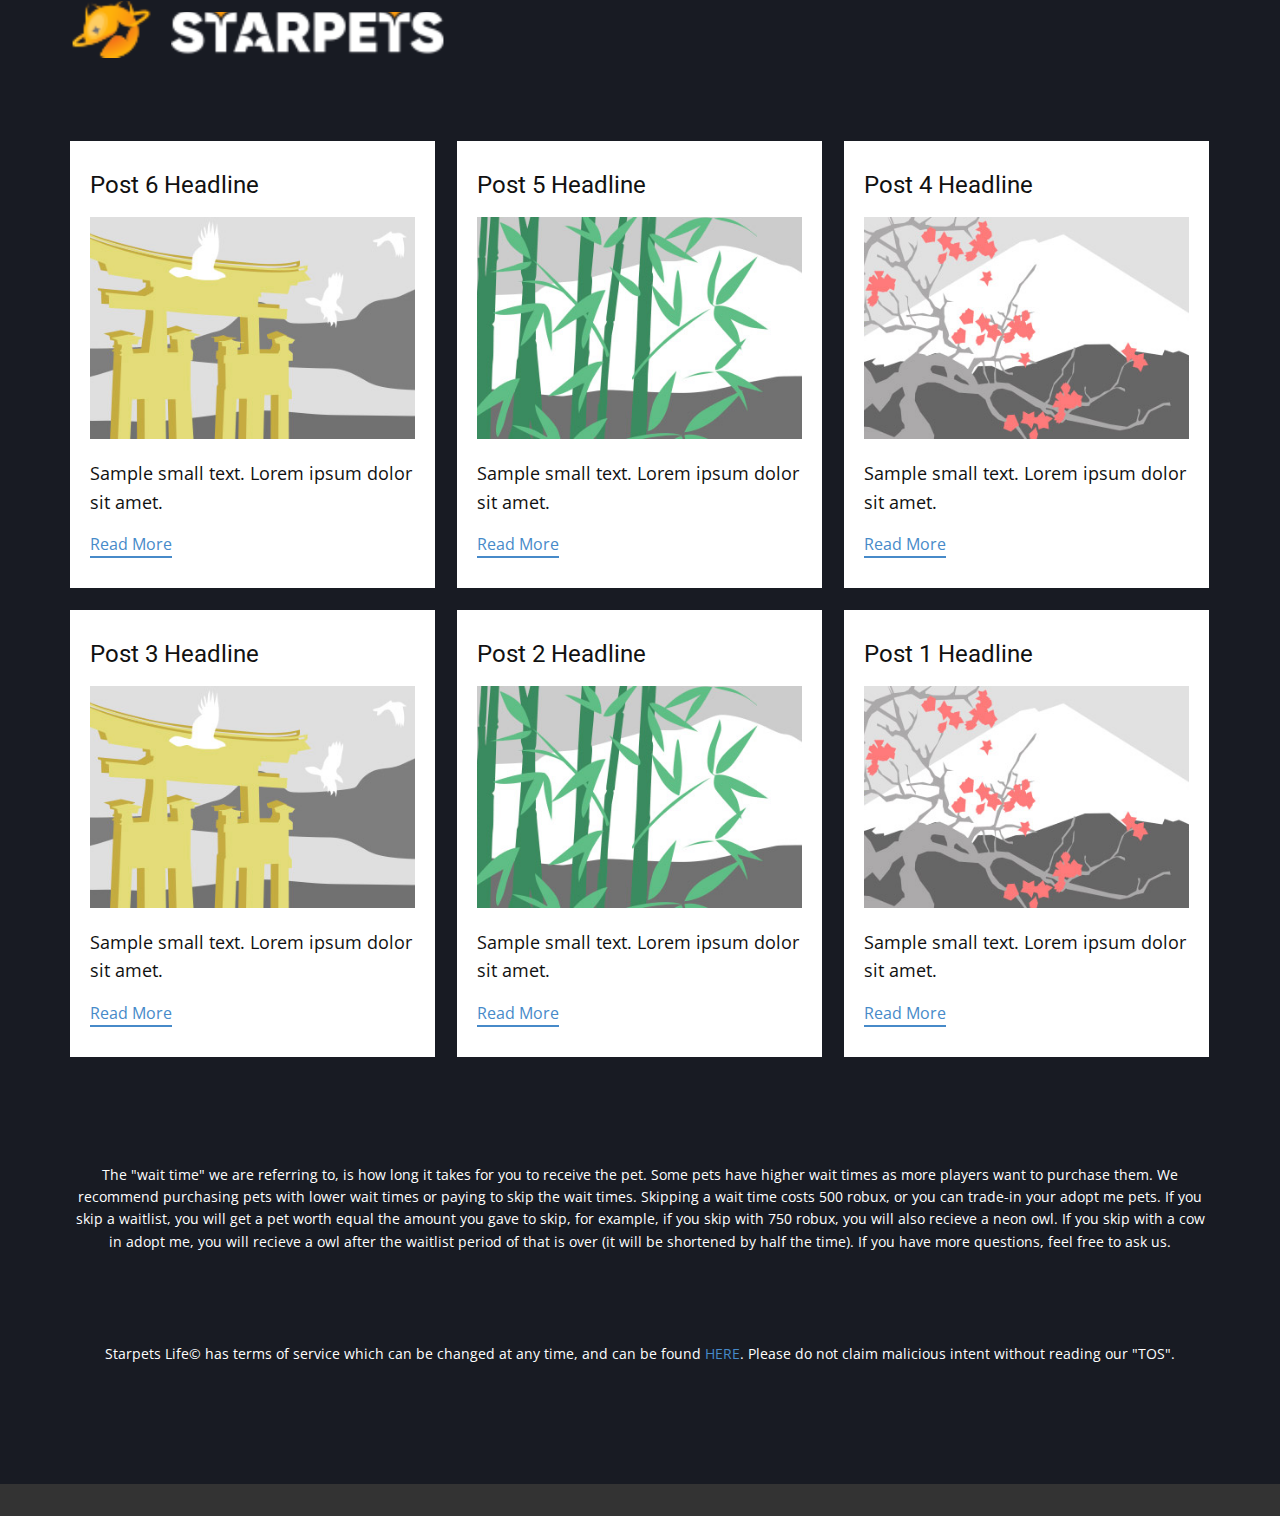
<file: blog/blog.html>
<!DOCTYPE html>
<html style="font-size: 16px;" lang="en"><head>
    <meta name="viewport" content="width=device-width, initial-scale=1.0">
    <meta charset="utf-8">
    <meta name="keywords" content="">
    <meta name="description" content="">
    <title>Blog</title>
    <link rel="stylesheet" href="../nicepage.css" media="screen">
<link rel="stylesheet" href="../Blog-Template.css" media="screen">
    <script class="u-script" type="text/javascript" src="../jquery.js" defer=""></script>
    <script class="u-script" type="text/javascript" src="../nicepage.js" defer=""></script>
    <meta name="generator" content="Nicepage 8.0.4, nicepage.com">
    
    
    
    <link id="u-page-google-font" rel="stylesheet" href="https://fonts.googleapis.com/css2?display=swap&amp;family=Roboto:ital,wght@0,100;0,200;0,300;0,400;0,500;0,600;0,700;0,800;0,900;1,100;1,200;1,300;1,400;1,500;1,600;1,700;1,800;1,900&amp;family=Open+Sans:ital,wght@0,300;0,400;0,500;0,600;0,700;0,800;1,300;1,400;1,500;1,600;1,700;1,800">
    <script type="application/ld+json">{
		"@context": "http://schema.org",
		"@type": "Organization",
		"name": ""
}</script>
    <meta name="theme-color" content="#478ac9">
  <meta data-intl-tel-input-cdn-path="intlTelInput/"></head>
  <body data-path-to-root="../" data-include-products="false" class="u-body u-xl-mode" data-lang="en"><header class="u-clearfix u-header u-header" id="header"><div class="u-clearfix u-sheet u-valign-middle-lg u-valign-middle-md u-valign-middle-sm u-sheet-1">
        <img class="u-align-left u-image u-image-default u-preserve-proportions u-image-1" src="../images/image-1.png" alt="" data-image-width="219" data-image-height="167">
        <img class="u-image u-image-default u-image-2" src="../images/image-2.png" alt="" data-image-width="775" data-image-height="127">
      </div></header>
    <section class="u-clearfix u-section-1" id="block-1">
      <div class="u-clearfix u-sheet u-valign-middle u-sheet-1"><!--blog--><!--blog_options_json--><!--{"type":"Recent","source":"","tags":"","count":""}--><!--/blog_options_json-->
        <div class="u-blog u-expanded-width u-repeater u-repeater-1" data-blog-id="blog-1"><!--blog_post-->
          <div class="u-blog-post u-container-style u-repeater-item u-white u-repeater-item-1">
            <div class="u-container-layout u-similar-container u-valign-top u-container-layout-1"><!--blog_post_header-->
              <h4 class="u-blog-control u-text u-text-1">
                <a class="u-post-header-link" href="../blog/post-5.html">Post 6 Headline</a>
              </h4><!--/blog_post_header--><!--blog_post_image-->
              <img alt="" class="u-blog-control u-expanded-width u-image u-image-default u-image-1" src="../images/8ad73f3c.jpeg" data-href="../blog/post-5.html"><!--/blog_post_image--><!--blog_post_content-->
              <div class="u-blog-control u-post-content u-text u-text-2 fr-view">Sample small text. Lorem ipsum dolor sit amet.</div><!--/blog_post_content--><!--blog_post_readmore-->
              <a href="../blog/post-5.html" class="u-blog-control u-border-2 u-border-palette-1-base u-btn u-btn-rectangle u-button-style u-none u-btn-1"><!--blog_post_readmore_content--><!--options_json--><!--{"content":"","defaultValue":"Read More"}--><!--/options_json-->Read More<!--/blog_post_readmore_content--></a><!--/blog_post_readmore-->
            </div>
          </div><div class="u-blog-post u-container-style u-repeater-item u-video-cover u-white">
            <div class="u-container-layout u-similar-container u-valign-top u-container-layout-2"><!--blog_post_header-->
              <h4 class="u-blog-control u-text u-text-3">
                <a class="u-post-header-link" href="../blog/post-4.html">Post 5 Headline</a>
              </h4><!--/blog_post_header--><!--blog_post_image-->
              <img alt="" class="u-blog-control u-expanded-width u-image u-image-default u-image-2" src="../images/68f64b9d.jpeg" data-href="../blog/post-4.html"><!--/blog_post_image--><!--blog_post_content-->
              <div class="u-blog-control u-post-content u-text u-text-4 fr-view">Sample small text. Lorem ipsum dolor sit amet.</div><!--/blog_post_content--><!--blog_post_readmore-->
              <a href="../blog/post-4.html" class="u-blog-control u-border-2 u-border-palette-1-base u-btn u-btn-rectangle u-button-style u-none u-btn-2"><!--blog_post_readmore_content--><!--options_json--><!--{"content":"","defaultValue":"Read More"}--><!--/options_json-->Read More<!--/blog_post_readmore_content--></a><!--/blog_post_readmore-->
            </div>
          </div><div class="u-blog-post u-container-style u-repeater-item u-video-cover u-white">
            <div class="u-container-layout u-similar-container u-valign-top u-container-layout-3"><!--blog_post_header-->
              <h4 class="u-blog-control u-text u-text-5">
                <a class="u-post-header-link" href="../blog/post-3.html">Post 4 Headline</a>
              </h4><!--/blog_post_header--><!--blog_post_image-->
              <img alt="" class="u-blog-control u-expanded-width u-image u-image-default u-image-3" src="../images/0fd3416c.jpeg" data-href="../blog/post-3.html"><!--/blog_post_image--><!--blog_post_content-->
              <div class="u-blog-control u-post-content u-text u-text-6 fr-view">Sample small text. Lorem ipsum dolor sit amet.</div><!--/blog_post_content--><!--blog_post_readmore-->
              <a href="../blog/post-3.html" class="u-blog-control u-border-2 u-border-palette-1-base u-btn u-btn-rectangle u-button-style u-none u-btn-3"><!--blog_post_readmore_content--><!--options_json--><!--{"content":"","defaultValue":"Read More"}--><!--/options_json-->Read More<!--/blog_post_readmore_content--></a><!--/blog_post_readmore-->
            </div>
          </div><div class="u-blog-post u-container-style u-repeater-item u-white u-repeater-item-1">
            <div class="u-container-layout u-similar-container u-valign-top u-container-layout-1"><!--blog_post_header-->
              <h4 class="u-blog-control u-text u-text-1">
                <a class="u-post-header-link" href="../blog/post-2.html">Post 3 Headline</a>
              </h4><!--/blog_post_header--><!--blog_post_image-->
              <img alt="" class="u-blog-control u-expanded-width u-image u-image-default u-image-1" src="../images/8ad73f3c.jpeg" data-href="../blog/post-2.html"><!--/blog_post_image--><!--blog_post_content-->
              <div class="u-blog-control u-post-content u-text u-text-2 fr-view">Sample small text. Lorem ipsum dolor sit amet.</div><!--/blog_post_content--><!--blog_post_readmore-->
              <a href="../blog/post-2.html" class="u-blog-control u-border-2 u-border-palette-1-base u-btn u-btn-rectangle u-button-style u-none u-btn-1"><!--blog_post_readmore_content--><!--options_json--><!--{"content":"","defaultValue":"Read More"}--><!--/options_json-->Read More<!--/blog_post_readmore_content--></a><!--/blog_post_readmore-->
            </div>
          </div><div class="u-blog-post u-container-style u-repeater-item u-video-cover u-white">
            <div class="u-container-layout u-similar-container u-valign-top u-container-layout-2"><!--blog_post_header-->
              <h4 class="u-blog-control u-text u-text-3">
                <a class="u-post-header-link" href="../blog/post-1.html">Post 2 Headline</a>
              </h4><!--/blog_post_header--><!--blog_post_image-->
              <img alt="" class="u-blog-control u-expanded-width u-image u-image-default u-image-2" src="../images/68f64b9d.jpeg" data-href="../blog/post-1.html"><!--/blog_post_image--><!--blog_post_content-->
              <div class="u-blog-control u-post-content u-text u-text-4 fr-view">Sample small text. Lorem ipsum dolor sit amet.</div><!--/blog_post_content--><!--blog_post_readmore-->
              <a href="../blog/post-1.html" class="u-blog-control u-border-2 u-border-palette-1-base u-btn u-btn-rectangle u-button-style u-none u-btn-2"><!--blog_post_readmore_content--><!--options_json--><!--{"content":"","defaultValue":"Read More"}--><!--/options_json-->Read More<!--/blog_post_readmore_content--></a><!--/blog_post_readmore-->
            </div>
          </div><div class="u-blog-post u-container-style u-repeater-item u-video-cover u-white">
            <div class="u-container-layout u-similar-container u-valign-top u-container-layout-3"><!--blog_post_header-->
              <h4 class="u-blog-control u-text u-text-5">
                <a class="u-post-header-link" href="../blog/post.html">Post 1 Headline</a>
              </h4><!--/blog_post_header--><!--blog_post_image-->
              <img alt="" class="u-blog-control u-expanded-width u-image u-image-default u-image-3" src="../images/0fd3416c.jpeg" data-href="../blog/post.html"><!--/blog_post_image--><!--blog_post_content-->
              <div class="u-blog-control u-post-content u-text u-text-6 fr-view">Sample small text. Lorem ipsum dolor sit amet.</div><!--/blog_post_content--><!--blog_post_readmore-->
              <a href="../blog/post.html" class="u-blog-control u-border-2 u-border-palette-1-base u-btn u-btn-rectangle u-button-style u-none u-btn-3"><!--blog_post_readmore_content--><!--options_json--><!--{"content":"","defaultValue":"Read More"}--><!--/options_json-->Read More<!--/blog_post_readmore_content--></a><!--/blog_post_readmore-->
            </div>
          </div><!--/blog_post--><!--blog_post-->
          <!--/blog_post--><!--blog_post-->
          <!--/blog_post-->
        </div><!--/blog-->
      </div>
    </section>
    
    
    
    <footer class="u-align-center u-clearfix u-container-align-center u-custom-color-1 u-footer u-footer" id="footer"><div class="u-clearfix u-sheet u-sheet-1">
        <p class="u-small-text u-text u-text-variant u-text-white u-text-1"> The "wait time" we are referring to, is how long it takes for you to receive the pet. Some pets have higher wait times as more players want to purchase them. We recommend purchasing pets with lower wait times or paying to skip the wait times. Skipping a wait time costs 500 robux, or you can trade-in your adopt me pets. If you skip a waitlist, you will get a pet worth equal the amount you gave to skip, for example, if you skip with 750 robux, you will also recieve a neon owl. If you skip with a cow in adopt me, you will recieve a owl after the waitlist period of that is over (it will be shortened by half the time).&nbsp;If you have more questions, feel free to ask us.<br>
          <br>
          <br>
          <br>
          <br>Starpets Life©&nbsp;has terms of service which can be changed at any time, and can be found <a href="../" data-page-id="236813427" class="u-active-none u-border-none u-btn u-button-link u-button-style u-hover-none u-none u-text-palette-1-base u-btn-1" title="TOS">HERE</a>. Please do not claim malicious intent without reading our "TOS".
        </p>
      </div></footer>
    <section class="u-backlink u-clearfix u-grey-80"></section>
  
</body></html>
</file>
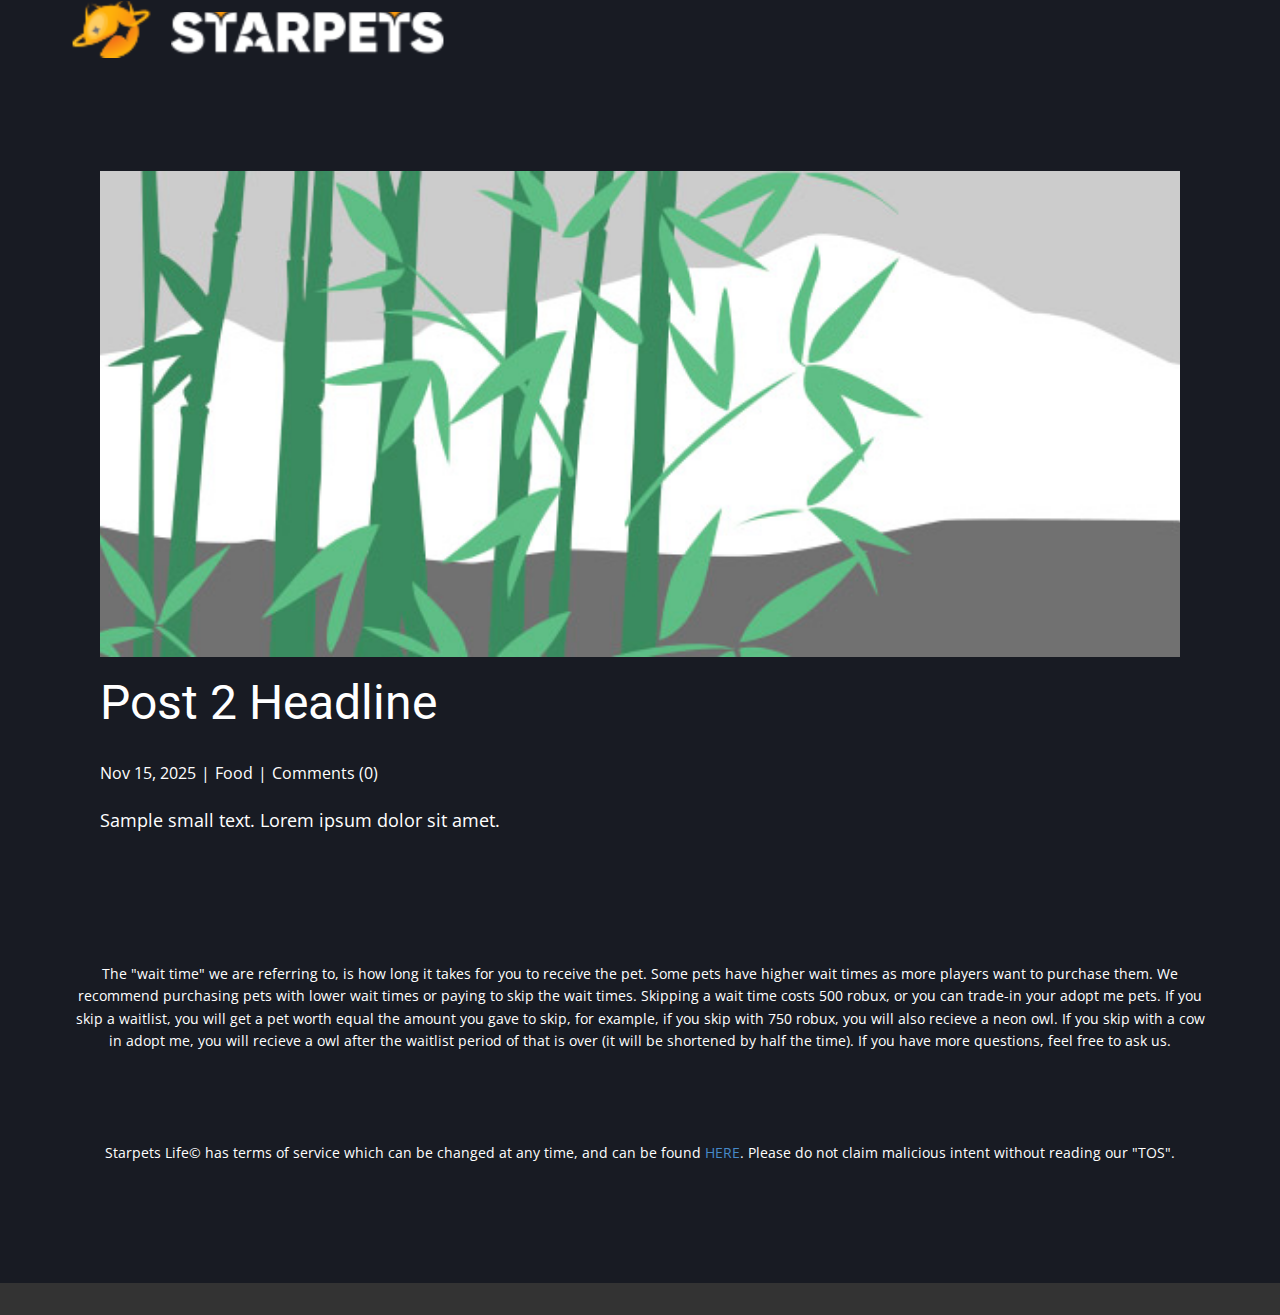
<file: blog/post-1.html>
<!DOCTYPE html>
<html style="font-size: 16px;" lang="en"><head>
    <meta name="viewport" content="width=device-width, initial-scale=1.0">
    <meta charset="utf-8">
    <meta name="keywords" content="Post 1 Headline">
    <meta name="description" content="">
    <title>Post 2 Headline</title>
    <link rel="stylesheet" href="../nicepage.css" media="screen">
<link rel="stylesheet" href="../Post-Template.css" media="screen">
    <script class="u-script" type="text/javascript" src="../jquery.js" defer=""></script>
    <script class="u-script" type="text/javascript" src="../nicepage.js" defer=""></script>
    <meta name="generator" content="Nicepage 8.0.4, nicepage.com">
    
    
    
    <link id="u-page-google-font" rel="stylesheet" href="https://fonts.googleapis.com/css2?display=swap&amp;family=Roboto:ital,wght@0,100;0,200;0,300;0,400;0,500;0,600;0,700;0,800;0,900;1,100;1,200;1,300;1,400;1,500;1,600;1,700;1,800;1,900&amp;family=Open+Sans:ital,wght@0,300;0,400;0,500;0,600;0,700;0,800;1,300;1,400;1,500;1,600;1,700;1,800">
    <script type="application/ld+json">{
		"@context": "http://schema.org",
		"@type": "Organization",
		"name": ""
}</script>
    <meta name="theme-color" content="#478ac9">
  <meta data-intl-tel-input-cdn-path="intlTelInput/"></head>
  <body data-path-to-root="./" data-include-products="false" class="u-body u-xl-mode" data-lang="en"><header class="u-clearfix u-header u-header" id="header"><div class="u-clearfix u-sheet u-valign-middle-lg u-valign-middle-md u-valign-middle-sm u-sheet-1">
        <img class="u-align-left u-image u-image-default u-preserve-proportions u-image-1" src="../images/image-1.png" alt="" data-image-width="219" data-image-height="167">
        <img class="u-image u-image-default u-image-2" src="../images/image-2.png" alt="" data-image-width="775" data-image-height="127">
      </div></header>
    <section class="u-align-center u-clearfix u-section-1" id="block-1">
      <div class="u-clearfix u-sheet u-valign-middle-md u-valign-middle-sm u-valign-middle-xs u-sheet-1"><!--post_details--><!--post_details_options_json--><!--{"source":""}--><!--/post_details_options_json--><!--blog_post-->
        <div class="u-container-style u-expanded-width u-post-details u-post-details-1">
          <div class="u-container-layout u-valign-middle u-container-layout-1"><!--blog_post_image-->
            <img alt="" class="u-blog-control u-expanded-width u-image u-image-default u-image-1" src="../images/68f64b9d.jpeg"><!--/blog_post_image--><!--blog_post_header-->
            <h2 class="u-blog-control u-text u-text-1">Post 2 Headline</h2><!--/blog_post_header--><!--blog_post_metadata-->
            <div class="u-blog-control u-metadata u-metadata-1"><!--blog_post_metadata_date--><span class="u-meta-date u-meta-icon">Nov 15, 2025</span><!--/blog_post_metadata_date--><!--blog_post_metadata_category--><span class="u-meta-category u-meta-icon"><a href="/blog/blog.html#/blog-1///1">Food</a></span><!--/blog_post_metadata_category--><!--blog_post_metadata_comments--><span class="u-meta-comments u-meta-icon"><!--blog_post_metadata_comments_content-->Comments (0)<!--/blog_post_metadata_comments_content--></span><!--/blog_post_metadata_comments-->
            </div><!--/blog_post_metadata--><!--blog_post_content-->
            <div class="u-align-justify u-blog-control u-post-content u-text u-text-2 fr-view">
  <p>Sample small text. Lorem ipsum dolor sit amet.</p>
  </div><!--/blog_post_content-->
          </div>
        </div><!--/blog_post--><!--/post_details-->
      </div>
    </section>
    
    
    
    <footer class="u-align-center u-clearfix u-container-align-center u-custom-color-1 u-footer u-footer" id="footer"><div class="u-clearfix u-sheet u-sheet-1">
        <p class="u-small-text u-text u-text-variant u-text-white u-text-1"> The "wait time" we are referring to, is how long it takes for you to receive the pet. Some pets have higher wait times as more players want to purchase them. We recommend purchasing pets with lower wait times or paying to skip the wait times. Skipping a wait time costs 500 robux, or you can trade-in your adopt me pets. If you skip a waitlist, you will get a pet worth equal the amount you gave to skip, for example, if you skip with 750 robux, you will also recieve a neon owl. If you skip with a cow in adopt me, you will recieve a owl after the waitlist period of that is over (it will be shortened by half the time).&nbsp;If you have more questions, feel free to ask us.<br>
          <br>
          <br>
          <br>
          <br>Starpets Life©&nbsp;has terms of service which can be changed at any time, and can be found <a href="../" data-page-id="236813427" class="u-active-none u-border-none u-btn u-button-link u-button-style u-hover-none u-none u-text-palette-1-base u-btn-1" title="TOS">HERE</a>. Please do not claim malicious intent without reading our "TOS".
        </p>
      </div></footer>
    <section class="u-backlink u-clearfix u-grey-80"></section>
  
</body></html>
</file>
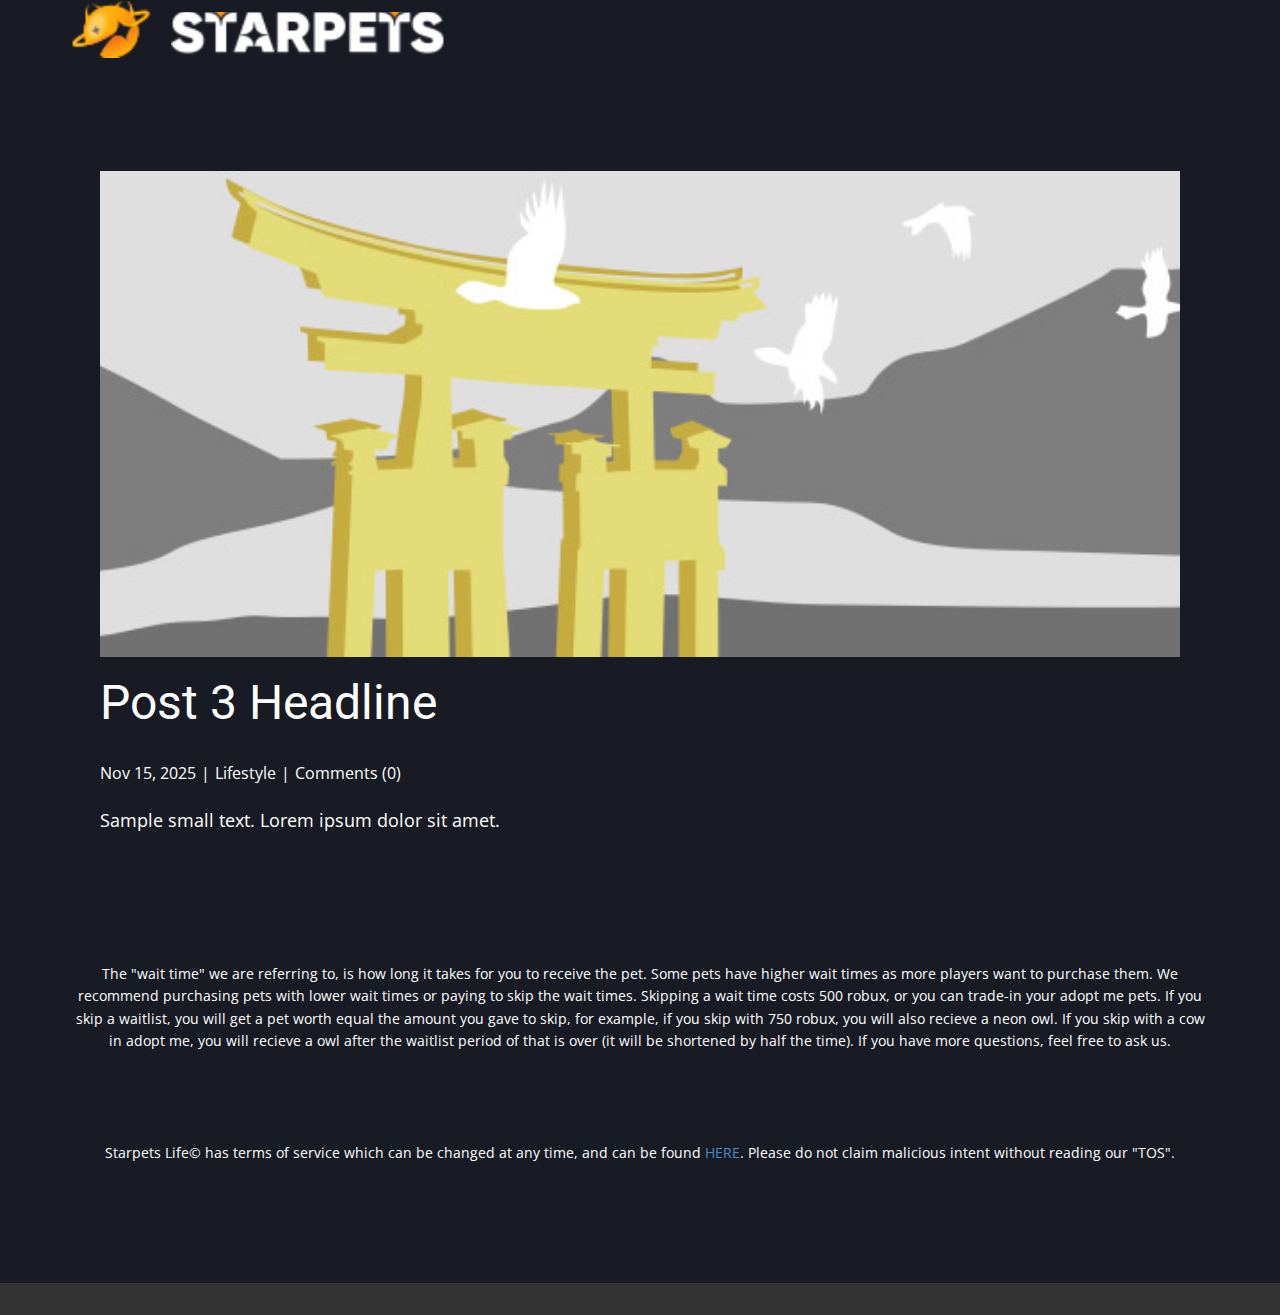
<file: blog/post-2.html>
<!DOCTYPE html>
<html style="font-size: 16px;" lang="en"><head>
    <meta name="viewport" content="width=device-width, initial-scale=1.0">
    <meta charset="utf-8">
    <meta name="keywords" content="Post 1 Headline">
    <meta name="description" content="">
    <title>Post 3 Headline</title>
    <link rel="stylesheet" href="../nicepage.css" media="screen">
<link rel="stylesheet" href="../Post-Template.css" media="screen">
    <script class="u-script" type="text/javascript" src="../jquery.js" defer=""></script>
    <script class="u-script" type="text/javascript" src="../nicepage.js" defer=""></script>
    <meta name="generator" content="Nicepage 8.0.4, nicepage.com">
    
    
    
    <link id="u-page-google-font" rel="stylesheet" href="https://fonts.googleapis.com/css2?display=swap&amp;family=Roboto:ital,wght@0,100;0,200;0,300;0,400;0,500;0,600;0,700;0,800;0,900;1,100;1,200;1,300;1,400;1,500;1,600;1,700;1,800;1,900&amp;family=Open+Sans:ital,wght@0,300;0,400;0,500;0,600;0,700;0,800;1,300;1,400;1,500;1,600;1,700;1,800">
    <script type="application/ld+json">{
		"@context": "http://schema.org",
		"@type": "Organization",
		"name": ""
}</script>
    <meta name="theme-color" content="#478ac9">
  <meta data-intl-tel-input-cdn-path="intlTelInput/"></head>
  <body data-path-to-root="./" data-include-products="false" class="u-body u-xl-mode" data-lang="en"><header class="u-clearfix u-header u-header" id="header"><div class="u-clearfix u-sheet u-valign-middle-lg u-valign-middle-md u-valign-middle-sm u-sheet-1">
        <img class="u-align-left u-image u-image-default u-preserve-proportions u-image-1" src="../images/image-1.png" alt="" data-image-width="219" data-image-height="167">
        <img class="u-image u-image-default u-image-2" src="../images/image-2.png" alt="" data-image-width="775" data-image-height="127">
      </div></header>
    <section class="u-align-center u-clearfix u-section-1" id="block-1">
      <div class="u-clearfix u-sheet u-valign-middle-md u-valign-middle-sm u-valign-middle-xs u-sheet-1"><!--post_details--><!--post_details_options_json--><!--{"source":""}--><!--/post_details_options_json--><!--blog_post-->
        <div class="u-container-style u-expanded-width u-post-details u-post-details-1">
          <div class="u-container-layout u-valign-middle u-container-layout-1"><!--blog_post_image-->
            <img alt="" class="u-blog-control u-expanded-width u-image u-image-default u-image-1" src="../images/8ad73f3c.jpeg"><!--/blog_post_image--><!--blog_post_header-->
            <h2 class="u-blog-control u-text u-text-1">Post 3 Headline</h2><!--/blog_post_header--><!--blog_post_metadata-->
            <div class="u-blog-control u-metadata u-metadata-1"><!--blog_post_metadata_date--><span class="u-meta-date u-meta-icon">Nov 15, 2025</span><!--/blog_post_metadata_date--><!--blog_post_metadata_category--><span class="u-meta-category u-meta-icon"><a href="/blog/blog.html#/blog-1///3">Lifestyle</a></span><!--/blog_post_metadata_category--><!--blog_post_metadata_comments--><span class="u-meta-comments u-meta-icon"><!--blog_post_metadata_comments_content-->Comments (0)<!--/blog_post_metadata_comments_content--></span><!--/blog_post_metadata_comments-->
            </div><!--/blog_post_metadata--><!--blog_post_content-->
            <div class="u-align-justify u-blog-control u-post-content u-text u-text-2 fr-view">
  <p>Sample small text. Lorem ipsum dolor sit amet.</p>
  </div><!--/blog_post_content-->
          </div>
        </div><!--/blog_post--><!--/post_details-->
      </div>
    </section>
    
    
    
    <footer class="u-align-center u-clearfix u-container-align-center u-custom-color-1 u-footer u-footer" id="footer"><div class="u-clearfix u-sheet u-sheet-1">
        <p class="u-small-text u-text u-text-variant u-text-white u-text-1"> The "wait time" we are referring to, is how long it takes for you to receive the pet. Some pets have higher wait times as more players want to purchase them. We recommend purchasing pets with lower wait times or paying to skip the wait times. Skipping a wait time costs 500 robux, or you can trade-in your adopt me pets. If you skip a waitlist, you will get a pet worth equal the amount you gave to skip, for example, if you skip with 750 robux, you will also recieve a neon owl. If you skip with a cow in adopt me, you will recieve a owl after the waitlist period of that is over (it will be shortened by half the time).&nbsp;If you have more questions, feel free to ask us.<br>
          <br>
          <br>
          <br>
          <br>Starpets Life©&nbsp;has terms of service which can be changed at any time, and can be found <a href="../" data-page-id="236813427" class="u-active-none u-border-none u-btn u-button-link u-button-style u-hover-none u-none u-text-palette-1-base u-btn-1" title="TOS">HERE</a>. Please do not claim malicious intent without reading our "TOS".
        </p>
      </div></footer>
    <section class="u-backlink u-clearfix u-grey-80"></section>
  
</body></html>
</file>
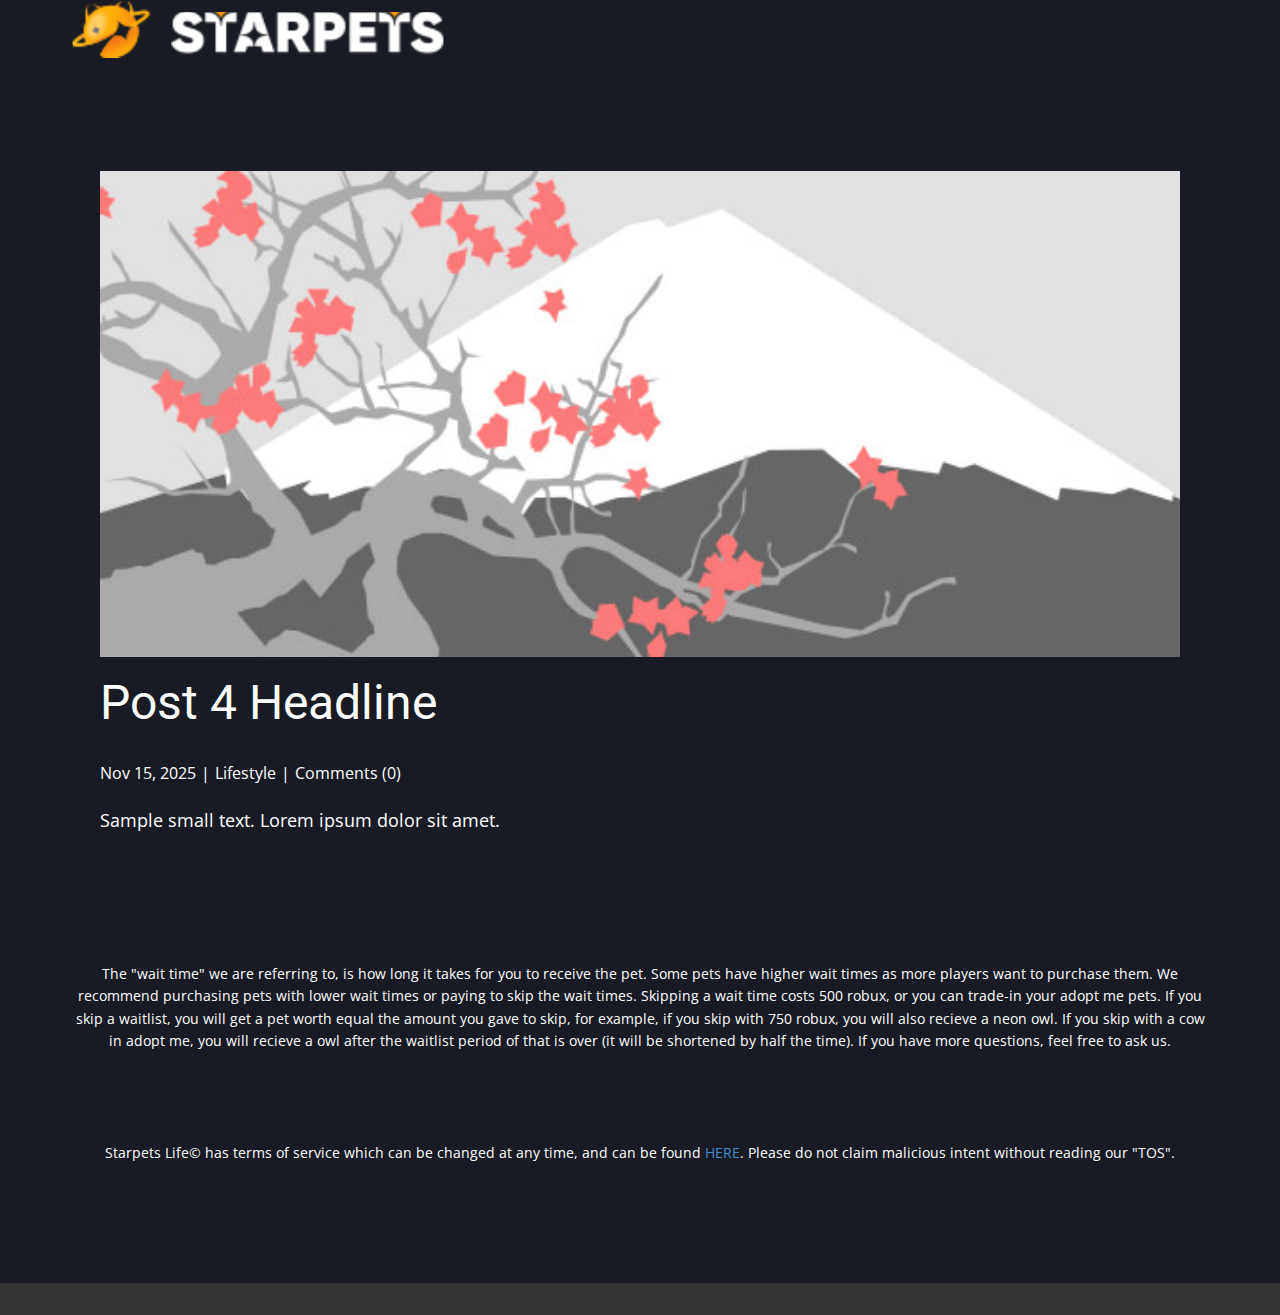
<file: blog/post-3.html>
<!DOCTYPE html>
<html style="font-size: 16px;" lang="en"><head>
    <meta name="viewport" content="width=device-width, initial-scale=1.0">
    <meta charset="utf-8">
    <meta name="keywords" content="Post 1 Headline">
    <meta name="description" content="">
    <title>Post 4 Headline</title>
    <link rel="stylesheet" href="../nicepage.css" media="screen">
<link rel="stylesheet" href="../Post-Template.css" media="screen">
    <script class="u-script" type="text/javascript" src="../jquery.js" defer=""></script>
    <script class="u-script" type="text/javascript" src="../nicepage.js" defer=""></script>
    <meta name="generator" content="Nicepage 8.0.4, nicepage.com">
    
    
    
    <link id="u-page-google-font" rel="stylesheet" href="https://fonts.googleapis.com/css2?display=swap&amp;family=Roboto:ital,wght@0,100;0,200;0,300;0,400;0,500;0,600;0,700;0,800;0,900;1,100;1,200;1,300;1,400;1,500;1,600;1,700;1,800;1,900&amp;family=Open+Sans:ital,wght@0,300;0,400;0,500;0,600;0,700;0,800;1,300;1,400;1,500;1,600;1,700;1,800">
    <script type="application/ld+json">{
		"@context": "http://schema.org",
		"@type": "Organization",
		"name": ""
}</script>
    <meta name="theme-color" content="#478ac9">
  <meta data-intl-tel-input-cdn-path="intlTelInput/"></head>
  <body data-path-to-root="./" data-include-products="false" class="u-body u-xl-mode" data-lang="en"><header class="u-clearfix u-header u-header" id="header"><div class="u-clearfix u-sheet u-valign-middle-lg u-valign-middle-md u-valign-middle-sm u-sheet-1">
        <img class="u-align-left u-image u-image-default u-preserve-proportions u-image-1" src="../images/image-1.png" alt="" data-image-width="219" data-image-height="167">
        <img class="u-image u-image-default u-image-2" src="../images/image-2.png" alt="" data-image-width="775" data-image-height="127">
      </div></header>
    <section class="u-align-center u-clearfix u-section-1" id="block-1">
      <div class="u-clearfix u-sheet u-valign-middle-md u-valign-middle-sm u-valign-middle-xs u-sheet-1"><!--post_details--><!--post_details_options_json--><!--{"source":""}--><!--/post_details_options_json--><!--blog_post-->
        <div class="u-container-style u-expanded-width u-post-details u-post-details-1">
          <div class="u-container-layout u-valign-middle u-container-layout-1"><!--blog_post_image-->
            <img alt="" class="u-blog-control u-expanded-width u-image u-image-default u-image-1" src="../images/0fd3416c.jpeg"><!--/blog_post_image--><!--blog_post_header-->
            <h2 class="u-blog-control u-text u-text-1">Post 4 Headline</h2><!--/blog_post_header--><!--blog_post_metadata-->
            <div class="u-blog-control u-metadata u-metadata-1"><!--blog_post_metadata_date--><span class="u-meta-date u-meta-icon">Nov 15, 2025</span><!--/blog_post_metadata_date--><!--blog_post_metadata_category--><span class="u-meta-category u-meta-icon"><a href="/blog/blog.html#/blog-1///3">Lifestyle</a></span><!--/blog_post_metadata_category--><!--blog_post_metadata_comments--><span class="u-meta-comments u-meta-icon"><!--blog_post_metadata_comments_content-->Comments (0)<!--/blog_post_metadata_comments_content--></span><!--/blog_post_metadata_comments-->
            </div><!--/blog_post_metadata--><!--blog_post_content-->
            <div class="u-align-justify u-blog-control u-post-content u-text u-text-2 fr-view">
  <p>Sample small text. Lorem ipsum dolor sit amet.</p>
  </div><!--/blog_post_content-->
          </div>
        </div><!--/blog_post--><!--/post_details-->
      </div>
    </section>
    
    
    
    <footer class="u-align-center u-clearfix u-container-align-center u-custom-color-1 u-footer u-footer" id="footer"><div class="u-clearfix u-sheet u-sheet-1">
        <p class="u-small-text u-text u-text-variant u-text-white u-text-1"> The "wait time" we are referring to, is how long it takes for you to receive the pet. Some pets have higher wait times as more players want to purchase them. We recommend purchasing pets with lower wait times or paying to skip the wait times. Skipping a wait time costs 500 robux, or you can trade-in your adopt me pets. If you skip a waitlist, you will get a pet worth equal the amount you gave to skip, for example, if you skip with 750 robux, you will also recieve a neon owl. If you skip with a cow in adopt me, you will recieve a owl after the waitlist period of that is over (it will be shortened by half the time).&nbsp;If you have more questions, feel free to ask us.<br>
          <br>
          <br>
          <br>
          <br>Starpets Life©&nbsp;has terms of service which can be changed at any time, and can be found <a href="../" data-page-id="236813427" class="u-active-none u-border-none u-btn u-button-link u-button-style u-hover-none u-none u-text-palette-1-base u-btn-1" title="TOS">HERE</a>. Please do not claim malicious intent without reading our "TOS".
        </p>
      </div></footer>
    <section class="u-backlink u-clearfix u-grey-80"></section>
  
</body></html>
</file>
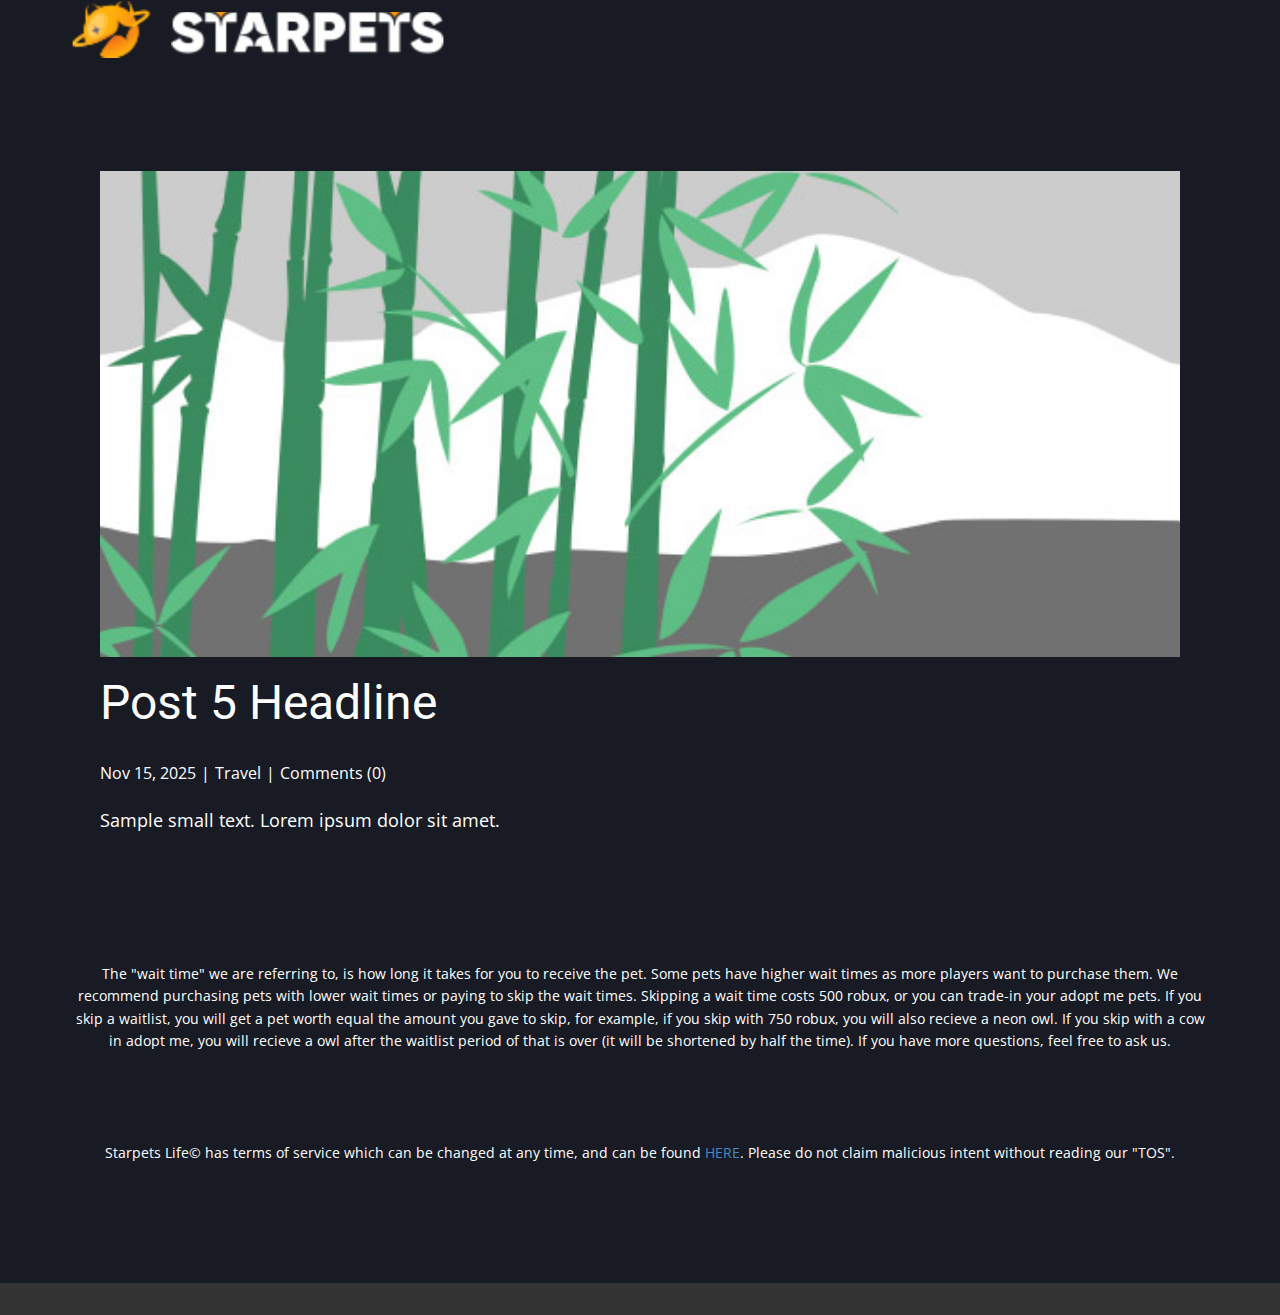
<file: blog/post-4.html>
<!DOCTYPE html>
<html style="font-size: 16px;" lang="en"><head>
    <meta name="viewport" content="width=device-width, initial-scale=1.0">
    <meta charset="utf-8">
    <meta name="keywords" content="Post 1 Headline">
    <meta name="description" content="">
    <title>Post 5 Headline</title>
    <link rel="stylesheet" href="../nicepage.css" media="screen">
<link rel="stylesheet" href="../Post-Template.css" media="screen">
    <script class="u-script" type="text/javascript" src="../jquery.js" defer=""></script>
    <script class="u-script" type="text/javascript" src="../nicepage.js" defer=""></script>
    <meta name="generator" content="Nicepage 8.0.4, nicepage.com">
    
    
    
    <link id="u-page-google-font" rel="stylesheet" href="https://fonts.googleapis.com/css2?display=swap&amp;family=Roboto:ital,wght@0,100;0,200;0,300;0,400;0,500;0,600;0,700;0,800;0,900;1,100;1,200;1,300;1,400;1,500;1,600;1,700;1,800;1,900&amp;family=Open+Sans:ital,wght@0,300;0,400;0,500;0,600;0,700;0,800;1,300;1,400;1,500;1,600;1,700;1,800">
    <script type="application/ld+json">{
		"@context": "http://schema.org",
		"@type": "Organization",
		"name": ""
}</script>
    <meta name="theme-color" content="#478ac9">
  <meta data-intl-tel-input-cdn-path="intlTelInput/"></head>
  <body data-path-to-root="./" data-include-products="false" class="u-body u-xl-mode" data-lang="en"><header class="u-clearfix u-header u-header" id="header"><div class="u-clearfix u-sheet u-valign-middle-lg u-valign-middle-md u-valign-middle-sm u-sheet-1">
        <img class="u-align-left u-image u-image-default u-preserve-proportions u-image-1" src="../images/image-1.png" alt="" data-image-width="219" data-image-height="167">
        <img class="u-image u-image-default u-image-2" src="../images/image-2.png" alt="" data-image-width="775" data-image-height="127">
      </div></header>
    <section class="u-align-center u-clearfix u-section-1" id="block-1">
      <div class="u-clearfix u-sheet u-valign-middle-md u-valign-middle-sm u-valign-middle-xs u-sheet-1"><!--post_details--><!--post_details_options_json--><!--{"source":""}--><!--/post_details_options_json--><!--blog_post-->
        <div class="u-container-style u-expanded-width u-post-details u-post-details-1">
          <div class="u-container-layout u-valign-middle u-container-layout-1"><!--blog_post_image-->
            <img alt="" class="u-blog-control u-expanded-width u-image u-image-default u-image-1" src="../images/68f64b9d.jpeg"><!--/blog_post_image--><!--blog_post_header-->
            <h2 class="u-blog-control u-text u-text-1">Post 5 Headline</h2><!--/blog_post_header--><!--blog_post_metadata-->
            <div class="u-blog-control u-metadata u-metadata-1"><!--blog_post_metadata_date--><span class="u-meta-date u-meta-icon">Nov 15, 2025</span><!--/blog_post_metadata_date--><!--blog_post_metadata_category--><span class="u-meta-category u-meta-icon"><a href="/blog/blog.html#/blog-1///2">Travel</a></span><!--/blog_post_metadata_category--><!--blog_post_metadata_comments--><span class="u-meta-comments u-meta-icon"><!--blog_post_metadata_comments_content-->Comments (0)<!--/blog_post_metadata_comments_content--></span><!--/blog_post_metadata_comments-->
            </div><!--/blog_post_metadata--><!--blog_post_content-->
            <div class="u-align-justify u-blog-control u-post-content u-text u-text-2 fr-view">
  <p>Sample small text. Lorem ipsum dolor sit amet.</p>
  </div><!--/blog_post_content-->
          </div>
        </div><!--/blog_post--><!--/post_details-->
      </div>
    </section>
    
    
    
    <footer class="u-align-center u-clearfix u-container-align-center u-custom-color-1 u-footer u-footer" id="footer"><div class="u-clearfix u-sheet u-sheet-1">
        <p class="u-small-text u-text u-text-variant u-text-white u-text-1"> The "wait time" we are referring to, is how long it takes for you to receive the pet. Some pets have higher wait times as more players want to purchase them. We recommend purchasing pets with lower wait times or paying to skip the wait times. Skipping a wait time costs 500 robux, or you can trade-in your adopt me pets. If you skip a waitlist, you will get a pet worth equal the amount you gave to skip, for example, if you skip with 750 robux, you will also recieve a neon owl. If you skip with a cow in adopt me, you will recieve a owl after the waitlist period of that is over (it will be shortened by half the time).&nbsp;If you have more questions, feel free to ask us.<br>
          <br>
          <br>
          <br>
          <br>Starpets Life©&nbsp;has terms of service which can be changed at any time, and can be found <a href="../" data-page-id="236813427" class="u-active-none u-border-none u-btn u-button-link u-button-style u-hover-none u-none u-text-palette-1-base u-btn-1" title="TOS">HERE</a>. Please do not claim malicious intent without reading our "TOS".
        </p>
      </div></footer>
    <section class="u-backlink u-clearfix u-grey-80"></section>
  
</body></html>
</file>
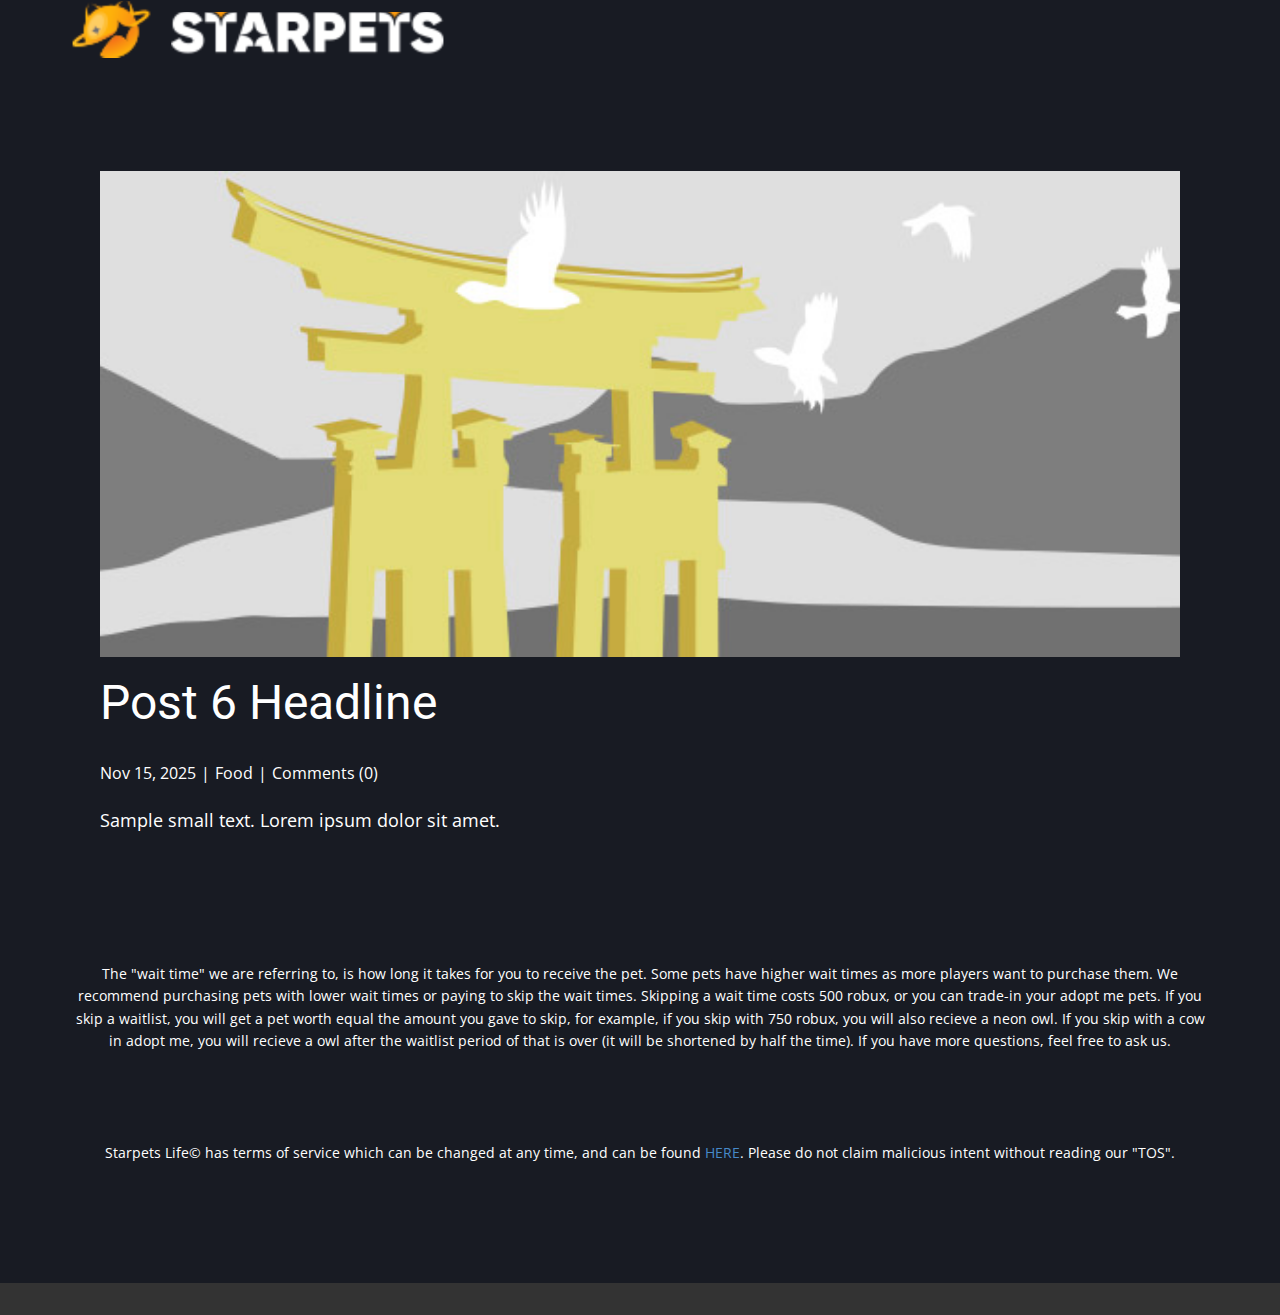
<file: blog/post-5.html>
<!DOCTYPE html>
<html style="font-size: 16px;" lang="en"><head>
    <meta name="viewport" content="width=device-width, initial-scale=1.0">
    <meta charset="utf-8">
    <meta name="keywords" content="Post 1 Headline">
    <meta name="description" content="">
    <title>Post 6 Headline</title>
    <link rel="stylesheet" href="../nicepage.css" media="screen">
<link rel="stylesheet" href="../Post-Template.css" media="screen">
    <script class="u-script" type="text/javascript" src="../jquery.js" defer=""></script>
    <script class="u-script" type="text/javascript" src="../nicepage.js" defer=""></script>
    <meta name="generator" content="Nicepage 8.0.4, nicepage.com">
    
    
    
    <link id="u-page-google-font" rel="stylesheet" href="https://fonts.googleapis.com/css2?display=swap&amp;family=Roboto:ital,wght@0,100;0,200;0,300;0,400;0,500;0,600;0,700;0,800;0,900;1,100;1,200;1,300;1,400;1,500;1,600;1,700;1,800;1,900&amp;family=Open+Sans:ital,wght@0,300;0,400;0,500;0,600;0,700;0,800;1,300;1,400;1,500;1,600;1,700;1,800">
    <script type="application/ld+json">{
		"@context": "http://schema.org",
		"@type": "Organization",
		"name": ""
}</script>
    <meta name="theme-color" content="#478ac9">
  <meta data-intl-tel-input-cdn-path="intlTelInput/"></head>
  <body data-path-to-root="./" data-include-products="false" class="u-body u-xl-mode" data-lang="en"><header class="u-clearfix u-header u-header" id="header"><div class="u-clearfix u-sheet u-valign-middle-lg u-valign-middle-md u-valign-middle-sm u-sheet-1">
        <img class="u-align-left u-image u-image-default u-preserve-proportions u-image-1" src="../images/image-1.png" alt="" data-image-width="219" data-image-height="167">
        <img class="u-image u-image-default u-image-2" src="../images/image-2.png" alt="" data-image-width="775" data-image-height="127">
      </div></header>
    <section class="u-align-center u-clearfix u-section-1" id="block-1">
      <div class="u-clearfix u-sheet u-valign-middle-md u-valign-middle-sm u-valign-middle-xs u-sheet-1"><!--post_details--><!--post_details_options_json--><!--{"source":""}--><!--/post_details_options_json--><!--blog_post-->
        <div class="u-container-style u-expanded-width u-post-details u-post-details-1">
          <div class="u-container-layout u-valign-middle u-container-layout-1"><!--blog_post_image-->
            <img alt="" class="u-blog-control u-expanded-width u-image u-image-default u-image-1" src="../images/8ad73f3c.jpeg"><!--/blog_post_image--><!--blog_post_header-->
            <h2 class="u-blog-control u-text u-text-1">Post 6 Headline</h2><!--/blog_post_header--><!--blog_post_metadata-->
            <div class="u-blog-control u-metadata u-metadata-1"><!--blog_post_metadata_date--><span class="u-meta-date u-meta-icon">Nov 15, 2025</span><!--/blog_post_metadata_date--><!--blog_post_metadata_category--><span class="u-meta-category u-meta-icon"><a href="/blog/blog.html#/blog-1///1">Food</a></span><!--/blog_post_metadata_category--><!--blog_post_metadata_comments--><span class="u-meta-comments u-meta-icon"><!--blog_post_metadata_comments_content-->Comments (0)<!--/blog_post_metadata_comments_content--></span><!--/blog_post_metadata_comments-->
            </div><!--/blog_post_metadata--><!--blog_post_content-->
            <div class="u-align-justify u-blog-control u-post-content u-text u-text-2 fr-view">
  <p>Sample small text. Lorem ipsum dolor sit amet.</p>
  </div><!--/blog_post_content-->
          </div>
        </div><!--/blog_post--><!--/post_details-->
      </div>
    </section>
    
    
    
    <footer class="u-align-center u-clearfix u-container-align-center u-custom-color-1 u-footer u-footer" id="footer"><div class="u-clearfix u-sheet u-sheet-1">
        <p class="u-small-text u-text u-text-variant u-text-white u-text-1"> The "wait time" we are referring to, is how long it takes for you to receive the pet. Some pets have higher wait times as more players want to purchase them. We recommend purchasing pets with lower wait times or paying to skip the wait times. Skipping a wait time costs 500 robux, or you can trade-in your adopt me pets. If you skip a waitlist, you will get a pet worth equal the amount you gave to skip, for example, if you skip with 750 robux, you will also recieve a neon owl. If you skip with a cow in adopt me, you will recieve a owl after the waitlist period of that is over (it will be shortened by half the time).&nbsp;If you have more questions, feel free to ask us.<br>
          <br>
          <br>
          <br>
          <br>Starpets Life©&nbsp;has terms of service which can be changed at any time, and can be found <a href="../" data-page-id="236813427" class="u-active-none u-border-none u-btn u-button-link u-button-style u-hover-none u-none u-text-palette-1-base u-btn-1" title="TOS">HERE</a>. Please do not claim malicious intent without reading our "TOS".
        </p>
      </div></footer>
    <section class="u-backlink u-clearfix u-grey-80"></section>
  
</body></html>
</file>
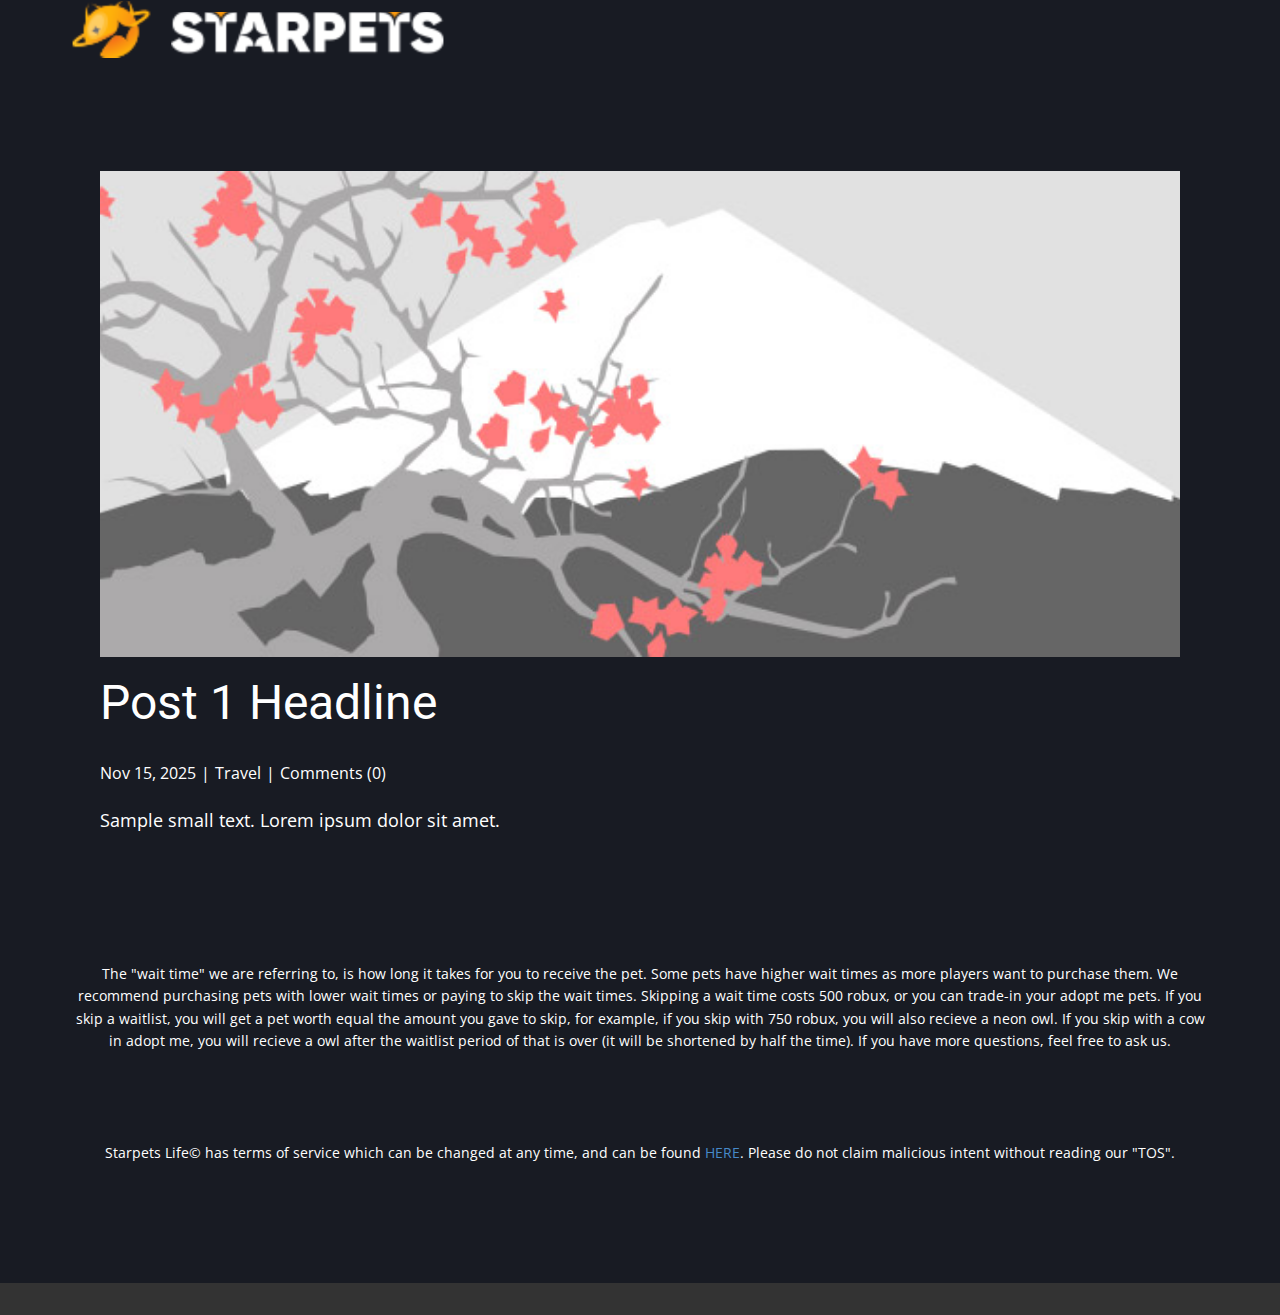
<file: blog/post.html>
<!DOCTYPE html>
<html style="font-size: 16px;" lang="en"><head>
    <meta name="viewport" content="width=device-width, initial-scale=1.0">
    <meta charset="utf-8">
    <meta name="keywords" content="Post 1 Headline">
    <meta name="description" content="">
    <title>Post 1 Headline</title>
    <link rel="stylesheet" href="../nicepage.css" media="screen">
<link rel="stylesheet" href="../Post-Template.css" media="screen">
    <script class="u-script" type="text/javascript" src="../jquery.js" defer=""></script>
    <script class="u-script" type="text/javascript" src="../nicepage.js" defer=""></script>
    <meta name="generator" content="Nicepage 8.0.4, nicepage.com">
    
    
    
    <link id="u-page-google-font" rel="stylesheet" href="https://fonts.googleapis.com/css2?display=swap&amp;family=Roboto:ital,wght@0,100;0,200;0,300;0,400;0,500;0,600;0,700;0,800;0,900;1,100;1,200;1,300;1,400;1,500;1,600;1,700;1,800;1,900&amp;family=Open+Sans:ital,wght@0,300;0,400;0,500;0,600;0,700;0,800;1,300;1,400;1,500;1,600;1,700;1,800">
    <script type="application/ld+json">{
		"@context": "http://schema.org",
		"@type": "Organization",
		"name": ""
}</script>
    <meta name="theme-color" content="#478ac9">
  <meta data-intl-tel-input-cdn-path="intlTelInput/"></head>
  <body data-path-to-root="./" data-include-products="false" class="u-body u-xl-mode" data-lang="en"><header class="u-clearfix u-header u-header" id="header"><div class="u-clearfix u-sheet u-valign-middle-lg u-valign-middle-md u-valign-middle-sm u-sheet-1">
        <img class="u-align-left u-image u-image-default u-preserve-proportions u-image-1" src="../images/image-1.png" alt="" data-image-width="219" data-image-height="167">
        <img class="u-image u-image-default u-image-2" src="../images/image-2.png" alt="" data-image-width="775" data-image-height="127">
      </div></header>
    <section class="u-align-center u-clearfix u-section-1" id="block-1">
      <div class="u-clearfix u-sheet u-valign-middle-md u-valign-middle-sm u-valign-middle-xs u-sheet-1"><!--post_details--><!--post_details_options_json--><!--{"source":""}--><!--/post_details_options_json--><!--blog_post-->
        <div class="u-container-style u-expanded-width u-post-details u-post-details-1">
          <div class="u-container-layout u-valign-middle u-container-layout-1"><!--blog_post_image-->
            <img alt="" class="u-blog-control u-expanded-width u-image u-image-default u-image-1" src="../images/0fd3416c.jpeg"><!--/blog_post_image--><!--blog_post_header-->
            <h2 class="u-blog-control u-text u-text-1">Post 1 Headline</h2><!--/blog_post_header--><!--blog_post_metadata-->
            <div class="u-blog-control u-metadata u-metadata-1"><!--blog_post_metadata_date--><span class="u-meta-date u-meta-icon">Nov 15, 2025</span><!--/blog_post_metadata_date--><!--blog_post_metadata_category--><span class="u-meta-category u-meta-icon"><a href="/blog/blog.html#/blog-1///2">Travel</a></span><!--/blog_post_metadata_category--><!--blog_post_metadata_comments--><span class="u-meta-comments u-meta-icon"><!--blog_post_metadata_comments_content-->Comments (0)<!--/blog_post_metadata_comments_content--></span><!--/blog_post_metadata_comments-->
            </div><!--/blog_post_metadata--><!--blog_post_content-->
            <div class="u-align-justify u-blog-control u-post-content u-text u-text-2 fr-view">
  <p>Sample small text. Lorem ipsum dolor sit amet.</p>
  </div><!--/blog_post_content-->
          </div>
        </div><!--/blog_post--><!--/post_details-->
      </div>
    </section>
    
    
    
    <footer class="u-align-center u-clearfix u-container-align-center u-custom-color-1 u-footer u-footer" id="footer"><div class="u-clearfix u-sheet u-sheet-1">
        <p class="u-small-text u-text u-text-variant u-text-white u-text-1"> The "wait time" we are referring to, is how long it takes for you to receive the pet. Some pets have higher wait times as more players want to purchase them. We recommend purchasing pets with lower wait times or paying to skip the wait times. Skipping a wait time costs 500 robux, or you can trade-in your adopt me pets. If you skip a waitlist, you will get a pet worth equal the amount you gave to skip, for example, if you skip with 750 robux, you will also recieve a neon owl. If you skip with a cow in adopt me, you will recieve a owl after the waitlist period of that is over (it will be shortened by half the time).&nbsp;If you have more questions, feel free to ask us.<br>
          <br>
          <br>
          <br>
          <br>Starpets Life©&nbsp;has terms of service which can be changed at any time, and can be found <a href="../" data-page-id="236813427" class="u-active-none u-border-none u-btn u-button-link u-button-style u-hover-none u-none u-text-palette-1-base u-btn-1" title="TOS">HERE</a>. Please do not claim malicious intent without reading our "TOS".
        </p>
      </div></footer>
    <section class="u-backlink u-clearfix u-grey-80"></section>
  
</body></html>
</file>
